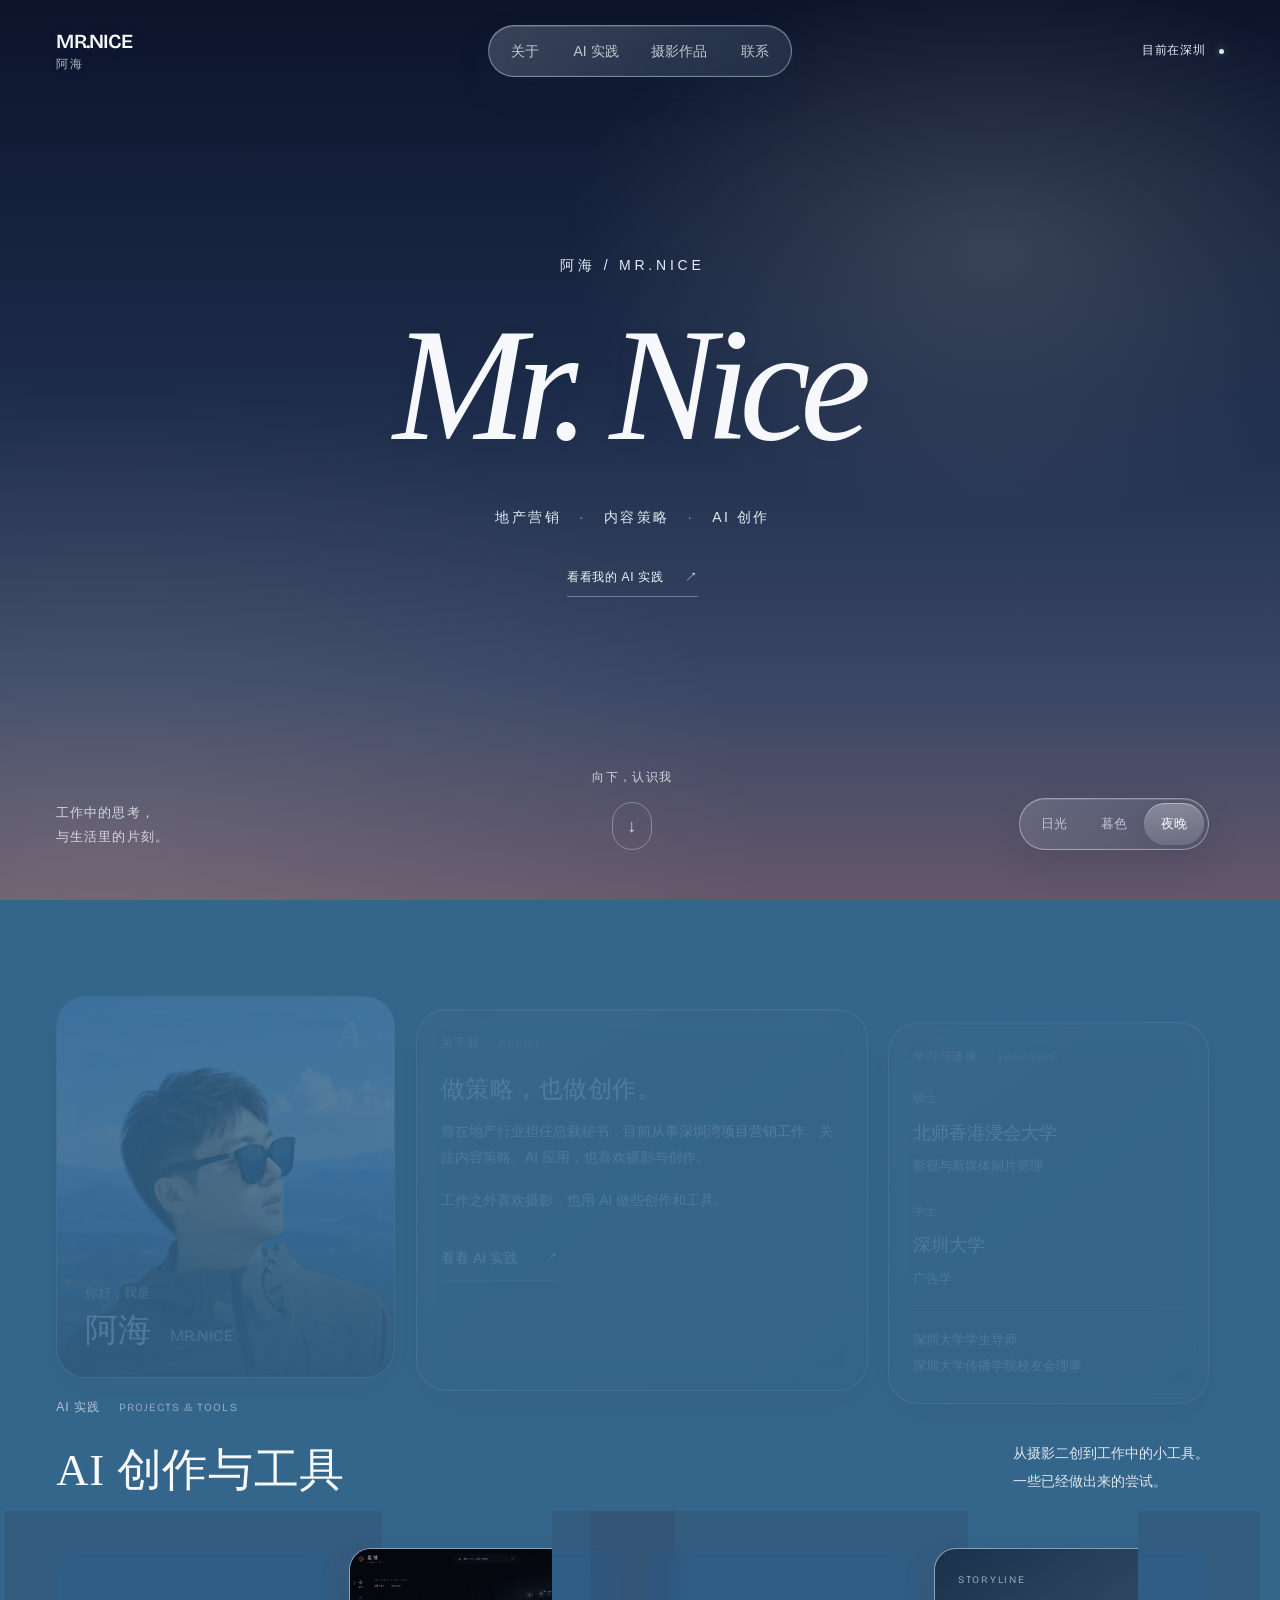
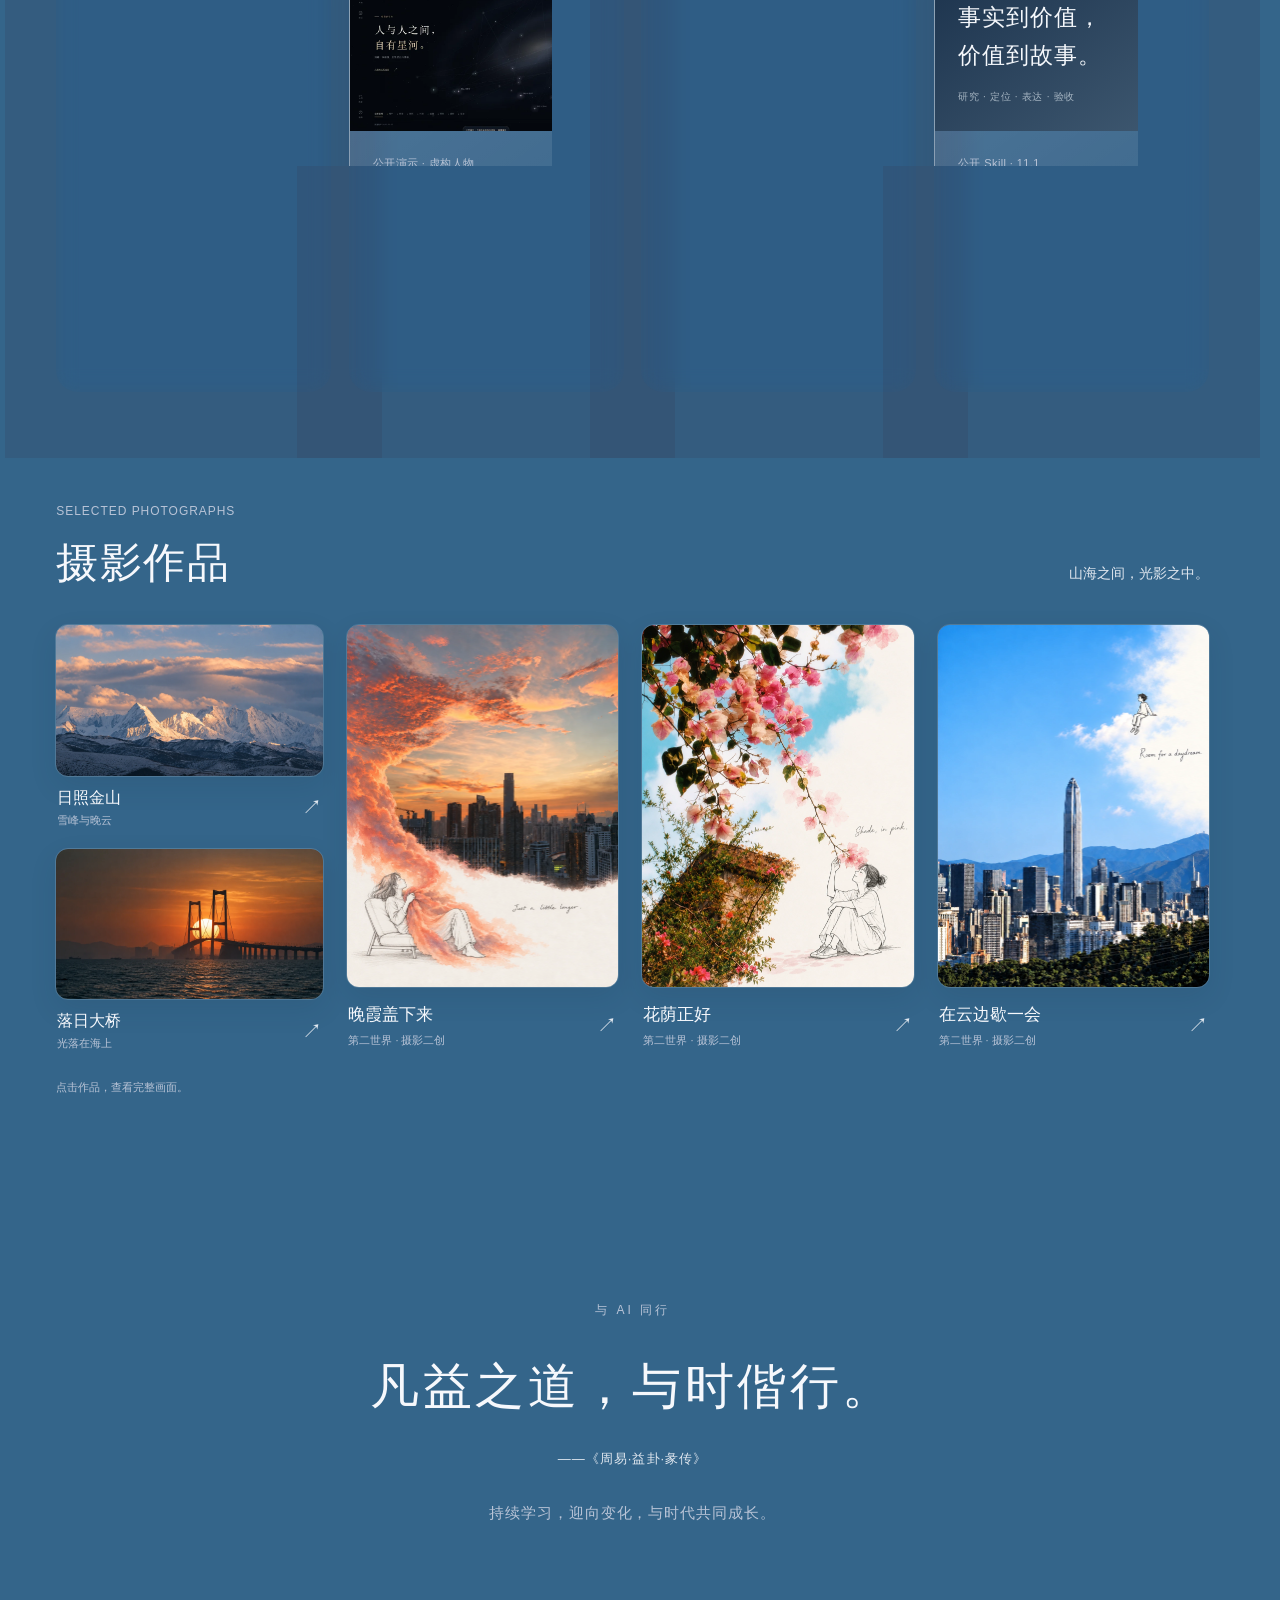
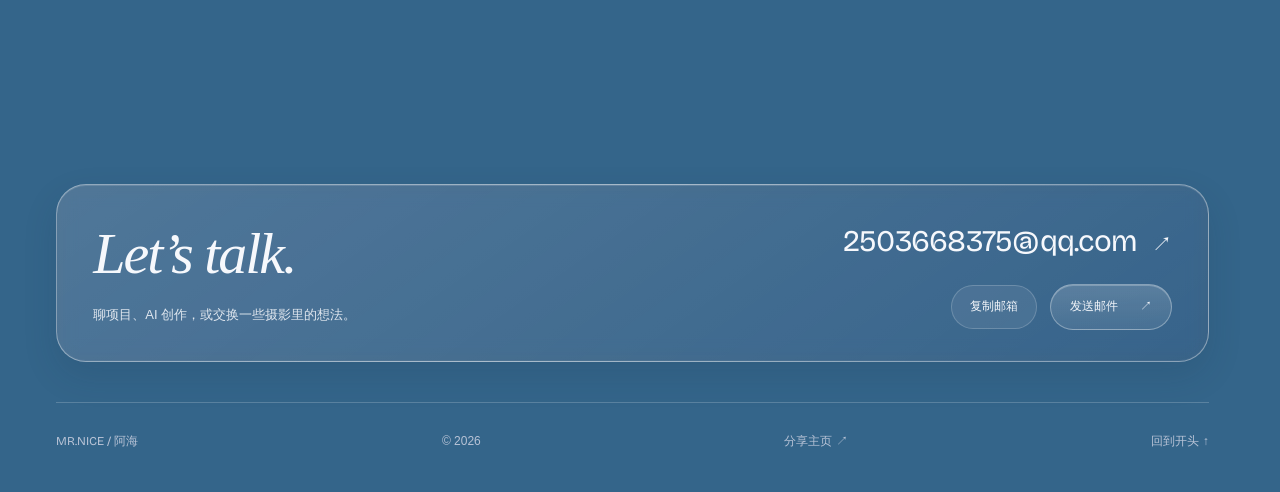
<file: index.html>
<!doctype html>
<html lang="zh-CN" data-sky="day"><head>
<meta charset="utf-8"><meta name="viewport" content="width=device-width,initial-scale=1">
<script>
// Every new visit begins at the homepage, including links saved with a section hash.
history.scrollRestoration='manual';
if(location.hash)history.replaceState(null,'',location.pathname+location.search);
window.scrollTo({top:0,left:0,behavior:'instant'});
</script>
<meta name="robots" content="noindex"><meta name="theme-color" content="#34658a">
<meta name="description" content="阿海 / MR.NICE。曾在地产行业担任总裁秘书，目前从事深圳湾项目营销工作。AI 实践与摄影作品。">
<title>阿海 / MR.NICE — AI 实践与摄影作品</title><meta property="og:title" content="阿海 / MR.NICE"><meta property="og:description" content="地产营销、AI 应用与创作。这里放一些作品和正在做的小项目。"><meta property="og:type" content="website"><meta property="og:url" content="https://lauhs.cn/"><meta property="og:image" content="https://lauhs.cn/share/social-preview.png"><meta property="og:image:width" content="1200"><meta property="og:image:height" content="630"><meta property="og:image:alt" content="阿海 / MR.NICE 与第二世界摄影作品"><meta name="twitter:card" content="summary_large_image"><meta name="twitter:image" content="https://lauhs.cn/share/social-preview.png"><link rel="canonical" href="https://lauhs.cn/">
<link rel="preload" href="assets/bricolage.ttf" as="font" type="font/ttf" crossorigin>
<link rel="preload" href="assets/mountain-avatar.webp" as="image">
<link rel="icon" href="data:image/svg+xml,%3Csvg xmlns='http://www.w3.org/2000/svg' viewBox='0 0 64 64'%3E%3Crect width='64' height='64' rx='20' fill='%23466987'/%3E%3Ctext x='32' y='44' fill='white' font-family='Georgia' font-style='italic' text-anchor='middle' font-size='40'%3EM%3C/text%3E%3C/svg%3E">
<link rel="stylesheet" href="assets/vendor/lenis.css"><link rel="stylesheet" href="style.css">
<script src="assets/vendor/lenis.min.js" defer></script><script src="app.js" defer></script>
</head><body>
<a class="skip" href="#about">跳至个人介绍</a>
<div class="sky" aria-hidden="true"><div class="sky-layer sky-day"></div><div class="sky-layer sky-dusk"></div><div class="sky-layer sky-night"></div><div class="sky-light"></div></div>
<header class="site-header"><a class="brand" href="#top">MR.NICE<span>阿海</span></a><nav id="main-nav" class="nav-glass" aria-label="网站分区"><span class="nav-indicator" aria-hidden="true"></span><a href="#about">关于</a><a href="#work">AI 实践</a><a href="#photography">摄影作品</a><a href="#contact">联系</a></nav><div class="header-right"><span class="header-city">目前在深圳 <span class="live-dot"></span></span><button class="menu-button glass-control" aria-label="打开导航" aria-expanded="false" aria-controls="main-nav"><span></span><span></span></button></div></header>
<main><section id="top" class="hero" aria-labelledby="hero-title"><div class="hero-center"><p class="hero-kicker">阿海 / MR.NICE</p><h1 id="hero-title">Mr. Nice</h1><p class="hero-description">地产营销<span>·</span>内容策略<span>·</span>AI 创作</p><a class="hero-project-link" href="#work">看看我的 AI 实践 <span>↗</span></a></div><div class="hero-bottom"><p>工作中的思考，<br>与生活里的片刻。</p><a href="#about" class="scroll-cue" aria-label="向下查看个人介绍"><span>向下，认识我</span><span class="scroll-orb" aria-hidden="true">↓</span></a><div class="sky-picker" role="group" aria-label="天空配色"><span class="sky-thumb" aria-hidden="true"></span><button data-sky-choice="day" aria-pressed="true">日光</button><button data-sky-choice="dusk" aria-pressed="false">暮色</button><button data-sky-choice="night" aria-pressed="false">夜晚</button></div></div></section>
<section class="assembly section" id="about" aria-label="个人介绍"><div class="board">
<article class="board-item portrait-card glass" data-arrive="0"><img src="assets/mountain-avatar.webp" alt="阿海在山上的头像" width="1000" height="1000" fetchpriority="high"><div class="portrait-caption"><span>你好，我是</span><h2>阿海 <small>MR.NICE</small></h2></div><span class="portrait-mark" aria-hidden="true">A.</span></article>
<article class="board-item bio-card glass" data-arrive="0.1"><p class="eyebrow">关于我 <span>ABOUT</span></p><h2>做策略，也做创作。</h2><p>曾在地产行业担任总裁秘书，目前从事<strong>深圳湾项目营销工作</strong>。关注内容策略、AI 应用，也喜欢摄影与创作。</p><p>工作之外喜欢摄影，也用 AI 做些创作和工具。</p><a class="quiet-link" href="#work">看看 AI 实践 <span>↗</span></a></article>
<article class="board-item education-card glass" data-arrive="0.2"><p class="eyebrow">学习与连接 <span>LEARNING</span></p><div class="education-item"><span class="degree">硕士</span><h3>北师香港浸会大学</h3><p>影视与新媒体制片管理</p></div><div class="education-item"><span class="degree">学士</span><h3>深圳大学</h3><p>广告学</p></div><div class="affiliations"><p>深圳大学学生导师</p><p>深圳大学传播学院校友会理事</p></div></article>


</div></section>
<section class="work section" id="work" aria-labelledby="work-title"><header class="work-heading"><div><p class="eyebrow">AI 实践 <span>PROJECTS &amp; TOOLS</span></p><h2 id="work-title">AI 创作与工具</h2></div><p>从摄影二创到工作中的小工具。<br>一些已经做出来的尝试。</p></header><div class="project-showcase" aria-label="AI 实践项目"><article class="public-project glass" id="project-second-world"><button class="project-visual world-visual" data-world="0" aria-label="查看第二世界的三张精选示例"><img src="assets/second-world/06-thumb.webp" alt="第二世界示例：晚霞盖下来" width="1086" height="1448" loading="lazy"><img src="assets/second-world/09-thumb.webp" alt="第二世界示例：花荫正好" width="1086" height="1448" loading="lazy"><img src="assets/second-world/01-thumb.webp" alt="第二世界示例：在云边歇一会" width="1086" height="1448" loading="lazy"></button><div class="project-copy"><span class="project-kind">摄影二创 Skill</span><h3>第二世界</h3><p>让照片中的风景延伸到纸面，与手绘人物发生联系。一套从读图到创作的中文方法。</p><div class="project-actions"><button data-world="0">看精选示例 ↗</button><button data-project="second-world">使用与下载 ↗</button></div></div></article>
<article class="public-project glass" id="project-starlink"><a class="project-visual" href="https://2503668375-boop.github.io/starlink-demo/" target="_blank" rel="noopener noreferrer" aria-label="打开星链演示"><img src="assets/projects/starlink.webp" alt="星链虚构数据演示界面" width="1000" height="694" loading="lazy"></a><div class="project-copy"><span class="project-kind">公开演示 · 虚构人物</span><h3>星链</h3><p>把人物与关系整理成可以探索的星河。搜索、记录互动，也看看两个人之间怎样连接。</p><div class="project-actions"><a href="https://2503668375-boop.github.io/starlink-demo/" target="_blank" rel="noopener noreferrer">体验演示 ↗</a><button data-project="starlink">项目说明 ↗</button></div></div></article>
<article class="public-project glass" id="project-dashboard"><a class="project-visual" href="https://2503668375-boop.github.io/marketing-dashboard-demo/" target="_blank" rel="noopener noreferrer" aria-label="打开营销驾驶舱演示"><img src="assets/projects/dashboard.webp" alt="营销驾驶舱虚构房源演示界面" width="1000" height="694" loading="lazy"></a><div class="project-copy"><span class="project-kind">公开演示 · 虚构房源</span><h3>营销驾驶舱</h3><p>把销控、销售统计、价格分析与测算放在一起，让数据可以筛选、定位和比较。</p><div class="project-actions"><a href="https://2503668375-boop.github.io/marketing-dashboard-demo/" target="_blank" rel="noopener noreferrer">体验演示 ↗</a><button data-project="dashboard">项目说明 ↗</button></div></div></article>
<article class="public-project glass" id="project-storyline"><a class="project-visual storyline-visual" href="https://github.com/2503668375-boop/real-estate-storyline-skill" target="_blank" rel="noopener noreferrer" aria-label="打开地产故事线 Skill"><span>STORYLINE</span><strong>事实到价值，<br>价值到故事。</strong><small>研究 · 定位 · 表达 · 验收</small></a><div class="project-copy"><span class="project-kind">公开 Skill · 11.1</span><h3>地产故事线</h3><p>从项目事实与客户需求出发，组织定位、价值、经营判断和有依据的故事线。</p><div class="project-actions"><a href="https://github.com/2503668375-boop/real-estate-storyline-skill" target="_blank" rel="noopener noreferrer">查看 Skill ↗</a><button data-project="storyline">使用与下载 ↗</button></div></div></article>
</div></section>
<section class="photography-section section" id="photography" aria-labelledby="photography-title"><div class="photography-heading"><div><p class="eyebrow">SELECTED PHOTOGRAPHS</p><h2 id="photography-title">摄影作品</h2></div><span>山海之间，光影之中。</span></div><div class="photograph-grid"><div class="photograph-landscapes">
<button class="photograph" id="photo-mountain" data-photo="0" aria-label="查看日照金山完整作品"><span class="photograph-frame"><img src="assets/photos/alpine-light.webp" alt="日照金山：暖色阳光照亮雪峰与云层" width="1672" height="941" loading="lazy"></span><span class="photograph-caption"><span><strong>日照金山</strong><small>雪峰与晚云</small></span><span aria-hidden="true">↗</span></span></button>
<button class="photograph" id="photo-bridge" data-photo="1" aria-label="查看落日大桥完整作品"><span class="photograph-frame"><img src="assets/photos/sunset-bridge.webp" alt="落日大桥：夕阳穿过桥塔落向海面" width="1672" height="941" loading="lazy"></span><span class="photograph-caption"><span><strong>落日大桥</strong><small>光落在海上</small></span><span aria-hidden="true">↗</span></span></button>
</div><div class="photograph-series-wrap"><p class="photo-swipe-hint">左右滑动，看看更多作品 <span aria-hidden="true">↔</span></p><div class="photograph-series" role="group" aria-label="第二世界精选作品">
<button class="photograph" id="photo-second-world" data-photo="2" aria-label="查看晚霞盖下来完整作品"><span class="photograph-frame"><img src="assets/second-world/06-full.webp" alt="晚霞盖下来：城市晚霞延伸到纸面，与手绘人物相连" width="1086" height="1448" loading="lazy"></span><span class="photograph-caption"><span><strong>晚霞盖下来</strong><small>第二世界 · 摄影二创</small></span><span aria-hidden="true">↗</span></span></button>
<button class="photograph" id="photo-flowers" data-photo="3" aria-label="查看花荫正好完整作品"><span class="photograph-frame"><img src="assets/second-world/09-full.webp" alt="花荫正好：粉色花枝垂向纸面，与树荫下的手绘人物相连" width="1086" height="1448" loading="lazy"></span><span class="photograph-caption"><span><strong>花荫正好</strong><small>第二世界 · 摄影二创</small></span><span aria-hidden="true">↗</span></span></button>
<button class="photograph" id="photo-cloud" data-photo="4" aria-label="查看在云边歇一会完整作品"><span class="photograph-frame"><img src="assets/second-world/01-full.webp" alt="在云边歇一会：蓝天与城市建筑之间，手绘人物坐在云边" width="1086" height="1448" loading="lazy"></span><span class="photograph-caption"><span><strong>在云边歇一会</strong><small>第二世界 · 摄影二创</small></span><span aria-hidden="true">↗</span></span></button>
</div></div></div><p class="photo-credit">点击作品，查看完整画面。</p></section>

<section class="contact contact-ending section" id="contact" aria-label="联系与 AI 态度"><div class="ending-thought" id="ai-attitude"><p class="eyebrow">与 AI 同行</p><blockquote>凡益之道，<span>与时偕行。</span></blockquote><cite>——《周易·益卦·彖传》</cite><p class="ending-line">持续学习，迎向变化，<span>与时代共同成长。</span></p></div><div class="contact-rail glass"><div class="contact-rail-intro"><h2 id="contact-title">Let’s talk.</h2><p>聊项目、AI 创作，或交换一些摄影里的想法。</p></div><div class="contact-rail-actions"><a href="mailto:2503668375@qq.com" class="email-link">2503668375@qq.com <span>↗</span></a><div><button id="copy-email">复制邮箱</button><a class="pill" href="mailto:2503668375@qq.com?subject=%E5%90%88%E4%BD%9C%E4%B8%8E%E4%BA%A4%E6%B5%81">发送邮件 <span>↗</span></a></div></div></div></section></main><footer><a href="#top">MR.NICE / 阿海</a><span>© 2026</span><a href="share/">分享主页 ↗</a><a href="#top">回到开头 ↑</a></footer>
<dialog id="photo-dialog" aria-label="查看作品大图"><div class="dialog-toolbar"><span class="dialog-count">01 / 05</span><button class="dialog-close glass-control" aria-label="关闭图片">关闭 ×</button></div><button class="photo-prev glass-control" aria-label="上一张照片">←</button><figure><img id="dialog-image" alt=""><figcaption id="dialog-caption"></figcaption></figure><button class="photo-next glass-control" aria-label="下一张照片">→</button></dialog>

<dialog id="project-dialog" aria-labelledby="project-dialog-title"><div class="project-dialog-head"><div><p class="eyebrow">PROJECT NOTES</p><h2 id="project-dialog-title"></h2></div><button class="project-dialog-close glass-control" aria-label="关闭项目说明">关闭 ×</button></div><div id="project-dialog-body"></div></dialog>
<template id="details-second-world" data-title="第二世界"><p class="project-dialog-lead">把摄影里的风景，延伸成纸面上的小故事。</p><p>从照片本身的云、水、枝条或光线出发，寻找摄影与手绘之间自然的连接。完整方法已整理成中文 Skill。</p><dl><dt>支持 Skill 的智能体</dt><dd>下载完整包，按仓库说明安装，上传照片后调用 second-world-photo。</dd><dt>普通 AI 对话</dt><dd>上传创作指南作为本次对话参考，再上传照片。需要所在环境支持读图与图像生成。</dd></dl><div class="project-resource-links"><a href="https://github.com/2503668375-boop/second-world-photo-skill" target="_blank" rel="noopener noreferrer">GitHub ↗</a><a href="downloads/second-world-photo-skill.zip" download>下载 Skill 包 ↓</a><a href="downloads/second-world-guide.txt" download>下载创作指南 ↓</a><button id="copy-world-prompt">复制使用提示</button></div></template>
<template id="details-starlink" data-title="星链"><p class="project-dialog-lead">用一片星河，整理人与人之间的连接。</p><p>把人物档案、关系与互动记录放在一起，支持搜索、关系路径和联系待办。演示中的编辑只保存在当前浏览器。</p><ul><li>按人物、公司与行业寻找连接。</li><li>从已有关系中查看连接路径。</li><li>记录互动，导出或恢复演示变更。</li></ul><p class="project-demo-note">公开版本使用独立生成的虚构人物和关系，不包含真实联系人。</p><div class="project-resource-links"><a href="https://2503668375-boop.github.io/starlink-demo/" target="_blank" rel="noopener noreferrer">体验演示 ↗</a><a href="https://github.com/2503668375-boop/starlink-demo" target="_blank" rel="noopener noreferrer">GitHub ↗</a></div></template>
<template id="details-dashboard" data-title="营销驾驶舱"><p class="project-dialog-lead">把反复翻表的工作，收进一个看板。</p><p>先核对指标与计算口径，再将总览、明细和测算组织成可以操作的页面。数据与视图共用同一来源。</p><ul><li>按楼栋、楼层和销售状态筛选、定位房源。</li><li>查看销售统计、价格分布与加权均价。</li><li>调整未售价格情景，比较货值和目标差额。</li></ul><p class="project-demo-note">公开版本的房源、客户和价格全部为虚构数据，仅供体验功能。</p><div class="project-resource-links"><a href="https://2503668375-boop.github.io/marketing-dashboard-demo/" target="_blank" rel="noopener noreferrer">体验演示 ↗</a><a href="https://github.com/2503668375-boop/marketing-dashboard-demo" target="_blank" rel="noopener noreferrer">GitHub ↗</a></div></template>
<template id="details-storyline" data-title="地产故事线"><p class="project-dialog-lead">从资料和判断，走向一条讲得清楚的故事线。</p><p>将营销策略与内容表达串在一起：梳理市场、产品与客户资料，比较方向，再组织定位、价值和叙事。</p><ul><li>整理资料、归纳差异，形成可以讨论的策略方向。</li><li>把城市背景、产品特点与客户需求连接起来。</li><li>输出定位表述、价值框架、文案和提案结构。</li></ul><p>公开 Skill 保留通用方法、模板和检查脚本，已去除内部项目底稿。</p><div class="project-resource-links"><a href="https://github.com/2503668375-boop/real-estate-storyline-skill" target="_blank" rel="noopener noreferrer">GitHub ↗</a><a href="https://github.com/2503668375-boop/real-estate-storyline-skill/archive/refs/heads/main.zip">下载完整 Skill ↓</a></div></template>
<div class="toast" role="status" aria-live="polite"></div><div class="reading-progress" aria-hidden="true"></div>
</body></html>
</file>
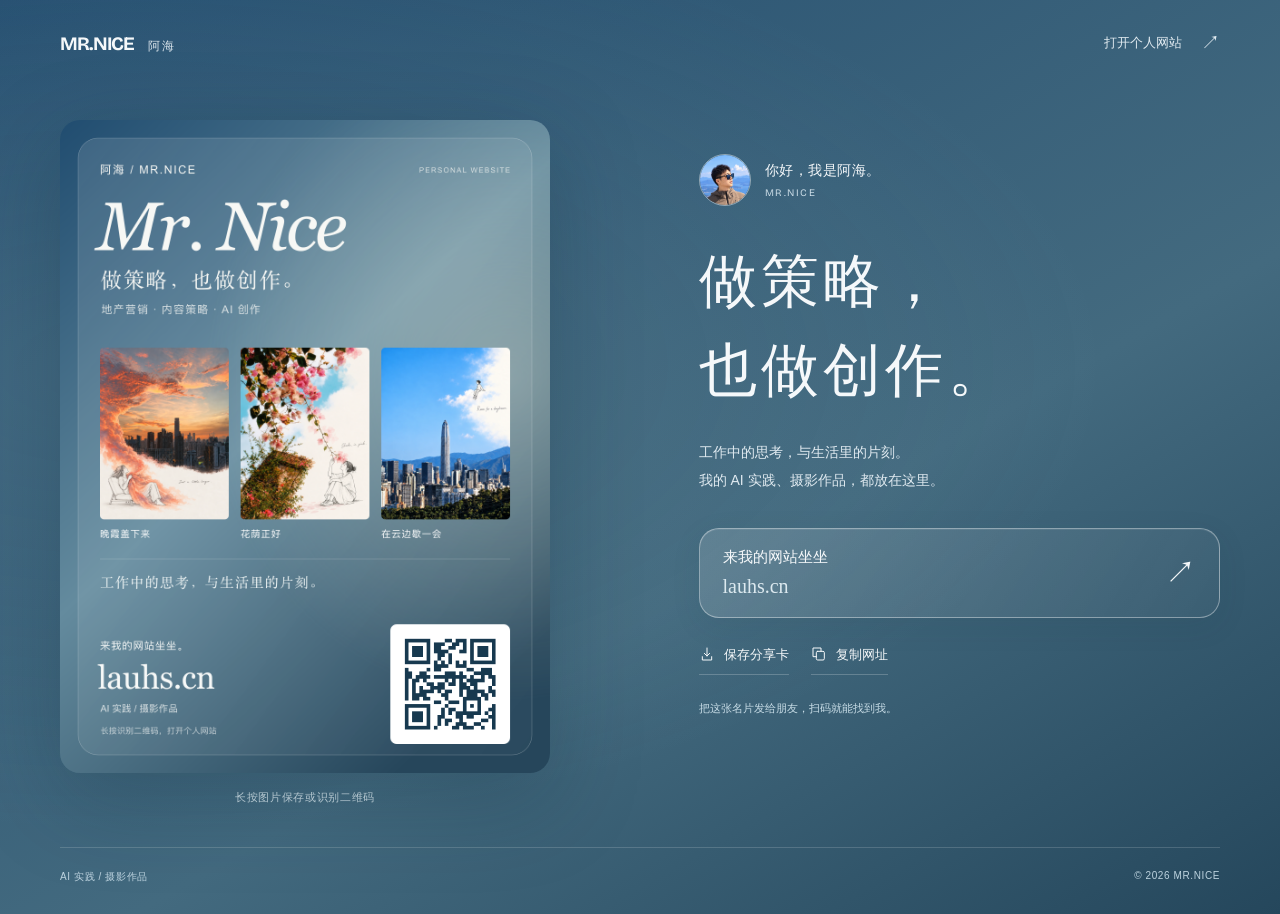
<file: share/index.html>
<!doctype html>
<html lang="zh-CN">
<head>
  <meta charset="utf-8">
  <meta name="viewport" content="width=device-width,initial-scale=1">
  <meta name="theme-color" content="#28577e">
  <meta name="description" content="你好，我是阿海。做策略，也做创作。来看看我的 AI 实践与摄影作品。">
  <meta name="robots" content="noindex">
  <meta property="og:title" content="阿海 / MR.NICE — 做策略，也做创作。">
  <meta property="og:description" content="工作中的思考，与生活里的片刻。来看看我的 AI 实践与摄影作品。">
  <meta property="og:type" content="website">
  <meta property="og:url" content="https://lauhs.cn/share/">
  <meta property="og:image" content="https://lauhs.cn/share/social-preview.png">
  <meta property="og:image:width" content="1200">
  <meta property="og:image:height" content="630">
  <meta property="og:image:alt" content="阿海 / MR.NICE 与第二世界摄影作品">
  <meta name="twitter:card" content="summary_large_image">
  <meta name="twitter:image" content="https://lauhs.cn/share/social-preview.png">
  <link rel="canonical" href="https://lauhs.cn/share/">
  <link rel="icon" href="../assets/mountain-avatar.webp">
  <title>认识阿海 / MR.NICE · 分享名片</title>
  <link rel="stylesheet" href="share.css">
  <script src="share.js" defer></script>
</head>
<body>
  <header class="masthead"><a class="wordmark" href="../">MR.NICE <span>阿海</span></a><a class="home-link" href="../">打开个人网站 <span aria-hidden="true">↗</span></a></header>
  <main>
    <figure class="poster-wrap">
      <a href="poster.png" target="_blank" rel="noopener" aria-label="打开分享卡片大图，可保存或长按识别二维码"><img class="poster" src="poster.png" width="1080" height="1440" alt="阿海 / MR.NICE 个人网站分享卡。做策略，也做创作。展示晚霞盖下来、花荫正好、在云边歇一会三张作品，附 lauhs.cn 网址和二维码。" fetchpriority="high"></a>
      <figcaption>长按图片保存或识别二维码</figcaption>
    </figure>
    <section class="invitation" aria-labelledby="intro-title">
      <div class="hello"><img src="../assets/mountain-avatar.webp" width="52" height="52" alt="阿海在山上的头像"><span>你好，我是阿海。<small>MR.NICE</small></span></div>
      <h1 id="intro-title">做策略，<br>也做创作。</h1>
      <p class="intro">工作中的思考，与生活里的片刻。<br>我的 AI 实践、摄影作品，都放在这里。</p>
      <a class="visit" href="../"><span>来我的网站坐坐<small>lauhs.cn</small></span><span class="arrow" aria-hidden="true">↗</span></a>
      <div class="share-actions">
        <a class="action" href="poster.png" download="阿海-MR.NICE-个人网站分享卡.png"><svg viewBox="0 0 24 24" aria-hidden="true"><path d="M12 3v12m-4-4 4 4 4-4M5 16v5h14v-5"/></svg>保存分享卡</a>
        <button class="action" id="copy-link" type="button"><svg viewBox="0 0 24 24" aria-hidden="true"><rect x="8" y="8" width="12" height="13" rx="2"/><path d="M15 8V3H3v13h5"/></svg>复制网址</button>
        <button class="action" id="native-share" type="button" hidden><svg viewBox="0 0 24 24" aria-hidden="true"><path d="M12 16V3m-4 4 4-4 4 4M6 10H3v11h18V10h-3"/></svg>分享给朋友</button>
      </div>
      <p class="hint">把这张名片发给朋友，扫码就能找到我。</p>
      <p class="status" id="share-status" role="status" aria-live="polite"></p>
      <div class="copy-fallback" id="copy-fallback" hidden><label for="site-url">长按或选中下方网址复制</label><input id="site-url" readonly value="https://lauhs.cn/" aria-label="个人网站网址"></div>
    </section>
  </main>
  <footer><span>AI 实践 / 摄影作品</span><span>© 2026 MR.NICE</span></footer>
</body>
</html>
</file>
<file: assets/vendor/lenis.css>
html.lenis,
html.lenis body {
  height: auto;
}

.lenis:not(.lenis-autoToggle).lenis-stopped {
  overflow: clip;
}

.lenis [data-lenis-prevent],
.lenis [data-lenis-prevent-wheel],
.lenis [data-lenis-prevent-touch],
.lenis [data-lenis-prevent-vertical],
.lenis [data-lenis-prevent-horizontal] {
  overscroll-behavior: contain;
}

.lenis.lenis-smooth iframe {
  pointer-events: none;
}

.lenis.lenis-autoToggle {
  transition-property: overflow;
  transition-duration: 1ms;
  transition-behavior: allow-discrete;
}
</file>
<file: style.css>
@font-face{font-family:Bricolage;src:url('assets/bricolage.ttf') format('truetype');font-display:swap}
:root{--ink:#f6f8fc;--secondary:#e0e7ef;--muted:#c2d2df;--glass-tint:rgba(23,44,66,.24);--edge:rgba(255,255,255,.38);--radius:30px;--ease:cubic-bezier(.22,1,.32,1);--gutter:clamp(22px,4.4vw,76px);--max:1360px;color-scheme:dark;scroll-padding-top:110px;font-synthesis:none}
*{box-sizing:border-box}html{background:#34658a}body{margin:0;color:var(--ink);font-family:-apple-system,BlinkMacSystemFont,"PingFang SC","Microsoft Yahei",sans-serif;font-size:16px;line-height:1.8;overflow-x:clip}a{color:inherit;text-decoration:none}button,input{font:inherit}button{color:inherit;cursor:pointer}button,a{-webkit-tap-highlight-color:transparent}button{border:0}img{max-width:100%;display:block}p,h1,h2,h3,figure,dl,dd{margin:0}button:focus-visible,a:focus-visible,summary:focus-visible{outline:2px solid #fff;outline-offset:5px}::selection{background:#e8f2ff;color:#274463}.skip{position:fixed;z-index:100;top:10px;left:12px;padding:10px 20px;border-radius:12px;background:#17334e;transform:translateY(-160%)}.skip:focus{transform:none}.section{width:calc(100% - var(--gutter)*2);max-width:var(--max);margin-inline:auto;scroll-margin-top:25px}.eyebrow{font-size:12px;letter-spacing:.08em;line-height:1.5;color:var(--muted)}.eyebrow span{font:11px Bricolage,sans-serif;letter-spacing:.1em;margin-left:15px;opacity:.7}.quiet-link,.text-link{font-size:14px;display:inline-flex;gap:26px;align-items:center;border-bottom:1px solid #ffffff47;padding-block:8px;transition:border-color .2s}.quiet-link:hover,.text-link:hover{border-color:#fff}.quiet-link span,.text-link span{transition:transform .3s var(--ease)}.quiet-link:hover span,.text-link:hover span{transform:translate(3px,-3px)}
.sky{position:fixed;inset:0;z-index:-2;pointer-events:none;overflow:hidden}.sky-layer{position:absolute;inset:0;opacity:0;transition:opacity 750ms cubic-bezier(.4,0,.2,1)}.sky-day{background:linear-gradient(180deg,#28577e 0%,#477a9d 38%,#86a8b8 77%,#c0ccce 100%)}.sky-dusk{background:linear-gradient(180deg,#222f55 0%,#50567b 35%,#a5808a 70%,#d5a487 100%)}.sky-night{background:linear-gradient(180deg,#0c142b 0%,#1d2c4a 44%,#394765 76%,#65576a 100%)}[data-sky=day] .sky-day,[data-sky=dusk] .sky-dusk,[data-sky=night] .sky-night{opacity:1}.sky-light{position:absolute;inset:-10%;background:radial-gradient(ellipse at 73% 31%,rgba(246,244,220,.15),transparent 27%),radial-gradient(ellipse at 15% 88%,rgba(255,244,222,.10),transparent 36%);animation:sky-drift 28s ease-in-out infinite alternate}[data-sky=night]{--glass-tint:rgba(55,63,88,.2);--muted:#b8c3d6}[data-sky=dusk]{--glass-tint:rgba(43,39,66,.25)}@keyframes sky-drift{to{transform:translate3d(-2%,2%,0) scale(1.06)}}
.glass,.glass-control,.nav-glass,.sky-picker{background:linear-gradient(145deg,rgba(255,255,255,.16),rgba(255,255,255,.045)),var(--glass-tint);backdrop-filter:blur(10px) saturate(1.18);-webkit-backdrop-filter:blur(10px) saturate(1.18);box-shadow:inset 0 1px 0 #ffffff24,inset 0 -1px 0 #ffffff0a,0 14px 34px #152d4722;border:1px solid var(--edge)}.glass{border-radius:var(--radius);position:relative;isolation:isolate}.glass::after{content:"";position:absolute;inset:-1px;border-radius:inherit;padding:1px;background:linear-gradient(var(--light-angle,135deg),#ffffff05 12%,#ffffff80 45%,#ffffff10 78%);mask:linear-gradient(#000 0 0) content-box,linear-gradient(#000 0 0);mask-composite:exclude;-webkit-mask:linear-gradient(#000 0 0) content-box,linear-gradient(#000 0 0);-webkit-mask-composite:xor;pointer-events:none;opacity:var(--edge-light,.5);z-index:3}.glass-control{border-radius:50px;min-width:44px;min-height:44px;transition:transform .18s var(--ease),background .18s}.glass-control:hover{background-color:#ffffff30}.glass-control:active{transform:scale(.95)}
.site-header{position:fixed;top:0;left:0;width:100%;padding:25px var(--gutter);z-index:30;display:grid;grid-template-columns:1fr auto 1fr;align-items:center;gap:22px;pointer-events:none}.site-header>*{pointer-events:auto}.brand{font:600 20px Bricolage,sans-serif;letter-spacing:-.04em;width:max-content;text-shadow:0 1px 8px #15334c44}.brand span{font:12px -apple-system,sans-serif;letter-spacing:.15em;display:block;margin-top:3px;opacity:.72}.nav-glass{position:relative;display:flex;align-items:center;padding:5px;border-radius:99px;gap:2px;background-color:rgba(37,57,79,.33)}.nav-glass a{position:relative;z-index:1;min-width:62px;padding:8px 15px;line-height:24px;font-size:14px;text-align:center;opacity:.74;transition:opacity .18s}.nav-glass a:hover,.nav-glass a[aria-current]{opacity:1}.nav-indicator{position:absolute;inset:5px auto 5px 5px;width:62px;border-radius:99px;background:linear-gradient(#ffffff38,#ffffff19);box-shadow:inset 0 1px 0 #ffffff57,0 1px 8px #172d4722;transform:translateX(var(--nav-x,0px));transition:transform .55s cubic-bezier(.16,1.35,.32,1),width .4s var(--ease),opacity .2s;opacity:0}.nav-glass.has-active .nav-indicator{opacity:1}.header-right{justify-self:end;display:flex;align-items:center;gap:15px}.header-city{font-size:12px;letter-spacing:.08em;color:#e6edf4}.live-dot{display:inline-block;width:5px;height:5px;background:#d7efde;border-radius:50%;margin-left:8px;box-shadow:0 0 9px #e7ffee66}.menu-button{display:none;place-items:center;padding:12px}.menu-button span{display:block;width:17px;height:1px;background:currentColor;transition:transform .3s}.reading-progress{position:fixed;bottom:0;left:0;right:0;height:2px;background:#dce9f5aa;transform:scaleX(var(--progress,0));transform-origin:left;z-index:60;pointer-events:none}
.hero{min-height:780px;height:100svh;max-height:1200px;position:relative;display:flex;align-items:center;justify-content:center;padding:130px var(--gutter) 180px}.hero-center{text-align:center;will-change:transform;transform:translate3d(0,var(--hero-y,0px),0);opacity:var(--hero-opacity,1)}.hero-kicker{font-size:14px;letter-spacing:.27em;margin-bottom:18px;color:#e4eef4}.hero h1{font-family:Georgia,"Times New Roman",serif;font-style:italic;font-weight:400;font-size:clamp(100px,12.5vw,198px);letter-spacing:-.065em;line-height:1.12;padding-right:.07em;text-shadow:0 6px 30px #233a4c0a}.hero-description{font-size:14px;letter-spacing:.18em;margin-top:30px;color:#e1ebf1}.hero-description span{margin:0 18px;opacity:.5}.hero-bottom{position:absolute;bottom:50px;left:var(--gutter);right:var(--gutter);display:grid;grid-template-columns:1fr 1fr 1fr;align-items:end;max-width:var(--max);margin-inline:auto}.hero-bottom>p{font-size:13px;line-height:1.9;letter-spacing:.08em;color:#eff5f7ce}.scroll-cue{justify-self:center;display:flex;flex-direction:column;align-items:center;gap:13px;font-size:12px;letter-spacing:.12em;opacity:.8}.scroll-orb{display:grid;place-items:center;width:40px;height:48px;border:1px solid #ffffff66;border-radius:28px;font-size:18px;transition:transform .4s var(--ease)}.scroll-cue:hover .scroll-orb{transform:translateY(5px)}.sky-picker{justify-self:end;position:relative;display:flex;border-radius:99px;padding:4px;line-height:1.5;background-color:#21394c30}.sky-picker button{padding:9px 17px;min-height:42px;font-size:13px;background:none;position:relative;z-index:1;opacity:.65;transition:opacity .2s}.sky-picker button[aria-pressed=true]{opacity:1}.sky-thumb{position:absolute;left:4px;top:4px;bottom:4px;width:60px;border-radius:99px;background:linear-gradient(#ffffff48,#ffffff21);box-shadow:inset 0 1px 0 #ffffff60,0 2px 8px #16384c1a;pointer-events:none}
.assembly{position:relative;padding-top:16px;padding-bottom:140px}.board{display:grid;grid-template-columns:minmax(0,.9fr) minmax(0,1.2fr) minmax(0,.85fr);grid-template-rows:auto auto;gap:20px;position:relative;min-width:0}.board-item{min-width:0;transform:translate3d(var(--pull-x,0px),calc(var(--arrive-y,0px) + var(--pull-y,0px)),0);opacity:var(--arrive-opacity,1);transition:transform .2s ease-out;will-change:transform}.portrait-card{overflow:hidden;min-height:382px;position:relative}.portrait-card>img{width:100%;height:100%;position:absolute;inset:0;object-fit:cover;object-position:center 30%;transition:transform 1.2s var(--ease)}.portrait-card:hover>img{transform:scale(1.035)}.portrait-card::before{content:"";position:absolute;inset:45% 0 0;background:linear-gradient(transparent,#162738ed);z-index:1}.portrait-caption{position:absolute;left:28px;bottom:24px;z-index:2}.portrait-caption>span{font-size:13px;opacity:.7}.portrait-caption h2{font-size:33px;line-height:1.4;font-weight:500}.portrait-caption small{font:16px Bricolage,sans-serif;margin-left:10px;opacity:.7}.portrait-mark{position:absolute;right:23px;top:13px;font:italic 40px Georgia,serif;opacity:.55}.bio-card,.education-card{padding:30px}.bio-card h2{font-size:27px;line-height:1.4;font-weight:500;letter-spacing:.02em;margin:18px 0}.bio-card>p:not(.eyebrow){font-size:14px;line-height:1.95;color:var(--secondary);margin-bottom:10px}.bio-card strong{font-weight:600;color:#fff}.bio-card .quiet-link{margin-top:7px}.education-card{display:flex;flex-direction:column;justify-content:space-between;gap:18px}.degree{font-size:12px;line-height:1.5;color:var(--muted)}.education-item h3{font-size:18px;font-weight:500;margin:5px 0}.education-item p{font-size:13px;color:var(--secondary)}.affiliations{border-top:1px solid #ffffff26;padding-top:18px;font-size:13px;line-height:2;color:var(--secondary)}.gallery-card{grid-column:1/3;padding:26px;scroll-margin-top:120px}.gallery-heading{display:flex;justify-content:space-between;align-items:flex-end;gap:12px;margin-bottom:20px}.gallery-heading h2{font-size:25px;line-height:1.4;font-weight:500;margin-top:7px}.gallery-heading .eyebrow{font:11px Bricolage,sans-serif;letter-spacing:.16em}.gallery-hint{font-size:12px;opacity:.7}.photo-strip{display:flex;gap:10px;height:276px;overflow:hidden;border-radius:18px}.photo-tile{position:relative;min-width:0;flex:1 1 0;overflow:hidden;border-radius:18px;background:#142432;padding:0;text-align:left;transition:flex-grow .65s cubic-bezier(.28,-.03,0,.99),filter .2s;isolation:isolate}.photo-tile.is-active{flex-grow:3.6}.photo-tile::after{content:"";position:absolute;inset:0;background:linear-gradient(180deg,#0d172512,transparent 50%,#101a2ddd)}.photo-tile>img{width:100%;height:100%;object-fit:cover;filter:saturate(.85) brightness(.8);transition:filter .65s var(--ease),transform 1s var(--ease)}.photo-tile.is-active>img{filter:saturate(1) brightness(1)}.photo-tile:hover>img{transform:scale(1.025)}.photo-label{position:absolute;z-index:1;left:16px;right:16px;bottom:16px;display:flex;align-items:center;gap:12px;white-space:nowrap}.photo-label>span:first-child{font:12px Bricolage,sans-serif;opacity:.65}.photo-label strong{font-size:14px;font-weight:400}.expand-icon{margin-left:auto;opacity:0;transform:translate(-4px,4px);transition:opacity .3s,transform .5s var(--ease)}.is-active .expand-icon{opacity:1;transform:none}.photo-credit{font-size:11px;line-height:1.65;color:var(--muted);margin-top:13px}.everyday-card{display:grid;grid-template-rows:1fr 1fr;gap:20px}.clock-card{display:flex;align-items:center;justify-content:space-between;padding:26px;gap:15px}.local-time{font:300 43px Bricolage,sans-serif;letter-spacing:-.035em;line-height:1.5;font-variant-numeric:tabular-nums;display:block}.local-date{display:block;font-size:11px;letter-spacing:.02em;color:var(--muted)}.clock-face{width:74px;height:74px;position:relative;border:1px solid #ffffff44;border-radius:50%;box-shadow:inset 0 3px 6px #172d4733;flex-shrink:0}.clock-tick{position:absolute;width:1px;height:4px;background:#ffffff88;left:50%;top:5px;transform-origin:0 31px}.tick-1{transform:rotate(90deg)}.tick-2{transform:rotate(180deg)}.tick-3{transform:rotate(270deg)}.clock-hand{position:absolute;bottom:50%;left:calc(50% - 1px);width:2px;background:#fff;border-radius:3px;transform-origin:center bottom}.hour-hand{height:19px}.minute-hand{height:26px;width:1px}.clock-center{position:absolute;top:calc(50% - 3px);left:calc(50% - 3px);width:6px;height:6px;border:1px solid #fff;border-radius:50%;background:#71829c}.email-card{padding:26px;display:flex;flex-direction:column;justify-content:center;gap:12px;transition:background .3s,transform .3s var(--ease)}.email-card:hover{background-color:#ffffff22;transform:translateY(-3px)}.email-card-title{display:flex;justify-content:space-between;align-items:center;font:italic 37px Georgia,serif}.email-card-title>span{font:24px -apple-system,sans-serif;transition:transform .3s}.email-card:hover .email-card-title>span{transform:translate(4px,-4px)}.small-email{font-size:13px;color:var(--secondary)}
.experience{display:grid;grid-template-columns:minmax(220px,.72fr) minmax(0,1.5fr);gap:70px;padding-block:100px 160px;align-items:start}.experience-heading{position:sticky;top:140px}.experience-heading h2,.work-heading h2{font-weight:400;font-family:"Songti SC","Noto Serif SC",Georgia,serif;font-size:clamp(36px,4vw,59px);line-height:1.45;letter-spacing:.015em;margin:22px 0}.experience-heading>p:not(.eyebrow){font-size:16px;color:var(--secondary);line-height:2}.experience-heading .text-link{margin-top:24px}.experience-list{padding:10px 35px}.experience-list article{display:grid;grid-template-columns:92px minmax(0,1fr);gap:23px;padding:30px 0;border-bottom:1px solid #ffffff22}.experience-list article:last-child{border:0}.experience-date{font:13px Bricolage,sans-serif;padding-top:6px;opacity:.65}.company{font-size:13px;color:var(--muted);margin-bottom:6px}.experience-body h3{font-size:21px;line-height:1.55;font-weight:500;margin-bottom:13px}.experience-body>p:not(.company){font-size:14px;color:var(--secondary);line-height:2}.experience-tags{font-size:12px;color:var(--muted);margin-top:15px}.work{padding:30px 0 140px}.work-heading{display:flex;justify-content:space-between;gap:50px;align-items:flex-end;margin-bottom:45px}.work-heading h2{margin-bottom:0;font-size:clamp(34px,3.5vw,51px)}.work-heading>p{font-size:14px;color:var(--secondary);line-height:2;flex-shrink:0;padding-bottom:8px}.practice-entry{border-top:1px solid #ffffff40;scroll-margin-top:115px}.practice-entry:last-of-type{border-bottom:1px solid #ffffff40}.practice-entry summary{list-style:none;position:relative;display:grid;grid-template-columns:.85fr 1fr 50px;gap:34px;align-items:center;padding:32px 22px;cursor:pointer;border-radius:12px;transition:background .3s}.practice-entry summary::-webkit-details-marker{display:none}.practice-entry summary::after{content:"";position:absolute;inset:0;z-index:-1;background:linear-gradient(90deg,#ffffff05,#ffffff17,#ffffff05);transform:scaleY(0);transition:transform .6s var(--ease);transform-origin:50% 50%;border-radius:12px}.practice-entry summary:hover::after,.practice-entry[open] summary::after{transform:scaleY(1)}.practice-number{float:left;margin:9px 21px 0 0;font:13px Bricolage,sans-serif;opacity:.55}.work-label{font-size:12px;letter-spacing:.05em;color:var(--muted)}.practice-identity h3{font-size:27px;line-height:1.5;font-weight:400;margin-top:3px}.practice-lead{font-size:16px;color:var(--secondary);line-height:1.8}.detail-icon{width:44px;height:44px;display:grid;place-items:center;border:1px solid #ffffff44;background:#ffffff0d;border-radius:50%;font-size:24px;line-height:1;justify-self:end;transition:transform .45s var(--ease),background .25s}.practice-entry[open] .detail-icon{transform:rotate(45deg);background:#ffffff26}.practice-summary{padding:5px 106px 35px 40%;transform-origin:top}.practice-summary dl>div{margin-bottom:20px}.practice-summary dt{font-size:12px;letter-spacing:.05em;color:var(--muted);margin-bottom:7px}.practice-summary dd{font-size:15px;line-height:1.95}.practice-points{display:flex;gap:8px;flex-wrap:wrap;margin-top:23px}.practice-points span{border:1px solid #ffffff38;padding:4px 12px;border-radius:99px;font-size:12px;color:var(--secondary)}.work-next{display:flex;align-items:center;gap:30px;margin-top:42px;font-size:14px}.work-next>p{margin-right:auto;color:var(--secondary)}.quiet{opacity:.6}
.contact{padding:70px 0 80px}.contact-heading{margin-bottom:50px}.contact-heading h2{font:italic 110px/1.3 Georgia,serif;letter-spacing:-.055em;margin:14px 0 20px}.contact-lead{font-size:17px;line-height:2;color:var(--secondary)}.contact-topics{display:grid;grid-template-columns:repeat(3,minmax(0,1fr));padding:32px 0;margin-bottom:22px}.contact-topics article{padding:0 30px;border-right:1px solid #ffffff24}.contact-topics article:last-child{border:0}.contact-topics article>span{font-size:12px;color:var(--muted)}.contact-topics h3{font-size:21px;font-weight:500;margin:12px 0}.contact-topics p{font-size:14px;line-height:1.95;color:var(--secondary)}.contact-topics a{margin-top:16px;font-size:13px}.contact-bottom{display:flex;justify-content:space-between;gap:30px;padding:35px}.contact-email-label{font-size:12px;color:var(--muted);margin-bottom:9px}.email-link{font:clamp(20px,2.8vw,42px)/1.7 Bricolage,sans-serif;letter-spacing:-.04em;display:block;word-break:break-word}.email-link span{font-size:.65em;display:inline-block;margin-left:10px;transition:transform .3s}.email-link:hover span{transform:translate(4px,-4px)}#copy-email{font-size:13px;background:#ffffff12;border:1px solid #ffffff30;border-radius:99px;padding:9px 17px;margin-top:18px;min-height:44px;transition:background .2s}#copy-email:hover{background:#ffffff2b}.contact-invitation{align-self:center}.contact-invitation p{font-size:13px;line-height:2;color:var(--secondary);margin-bottom:20px}.pill{display:inline-flex;gap:35px;align-items:center;padding:12px 23px;min-height:46px;border-radius:99px;background:linear-gradient(#ffffff2a,#ffffff14);border:1px solid #ffffff55;font-size:14px;box-shadow:inset 0 1px 0 #ffffff3a;transition:transform .2s var(--ease),background .2s}.pill:hover{background:#ffffff32;transform:translateY(-2px)}footer{width:calc(100% - var(--gutter)*2);max-width:var(--max);margin:auto;border-top:1px solid #ffffff30;display:flex;justify-content:space-between;gap:20px;padding:28px 0 40px;font-size:12px;color:var(--muted)}footer a:first-child{font-family:Bricolage,sans-serif}
#photo-dialog{width:100vw;max-width:none;height:100dvh;max-height:none;margin:0;padding:75px 80px 40px;border:0;background:#0c1726c9;backdrop-filter:blur(22px);-webkit-backdrop-filter:blur(22px);color:#fff;overflow:hidden}#photo-dialog::backdrop{background:#07121c66}#photo-dialog[open]{display:grid;place-items:center}#photo-dialog figure{height:100%;width:100%;display:flex;flex-direction:column;align-items:center;justify-content:center;gap:14px;min-height:0;pointer-events:none}#dialog-image{width:auto;height:auto;max-height:calc(100dvh - 165px);max-width:100%;object-fit:contain;border-radius:12px;box-shadow:0 22px 65px #0005;pointer-events:auto}#dialog-caption{font-size:13px;color:#e6ebf4;text-align:center;line-height:1.6;max-width:75vw}.dialog-toolbar{position:absolute;top:20px;left:30px;right:30px;display:flex;align-items:center;justify-content:space-between}.dialog-count{font:14px Bricolage,sans-serif;letter-spacing:.13em}.dialog-close{padding:10px 22px;font-size:14px}.photo-prev,.photo-next{position:absolute;top:48%;width:44px;height:44px;font-size:22px}.photo-prev{left:20px}.photo-next{right:20px}.toast{position:fixed;left:50%;bottom:28px;transform:translate(-50%,16px);padding:12px 23px;border:1px solid #ffffff33;border-radius:99px;background:#1a304dee;box-shadow:0 8px 32px #0002;opacity:0;pointer-events:none;z-index:100;font-size:14px;transition:transform .25s,opacity .25s;max-width:calc(100vw - 32px);text-align:center}.toast.show{opacity:1;transform:translate(-50%,0)}
@media(min-width:1101px) and (min-height:820px){.assembly.is-staged{height:calc(var(--board-height,800px) + 65vh + 160px)}.is-staged .board{position:sticky;top:110px}}
@media(min-width:1700px){.hero h1{font-size:210px}.hero{min-height:860px}.bio-card>p:not(.eyebrow){font-size:15px}.portrait-card{min-height:420px}}
@media(max-width:1100px){:root{--gutter:32px;--radius:25px}.site-header{padding-top:20px}.board{gap:16px;grid-template-columns:.9fr 1.25fr}.portrait-card{grid-column:1;grid-row:1;min-height:420px}.bio-card{grid-column:2;grid-row:1}.education-card{grid-column:1;grid-row:2}.gallery-card{grid-column:2;grid-row:2}.everyday-card{grid-column:1/-1;grid-template-columns:1fr 1fr;grid-template-rows:1fr}.photo-strip{height:270px}.photo-label strong{display:none}.is-active .photo-label strong{display:block}.photo-label{left:12px;right:12px;gap:7px}.gallery-heading{align-items:start;flex-direction:column;gap:7px}.education-card{justify-content:flex-start;gap:26px}.affiliations{margin-top:auto}.clock-card,.email-card{min-height:160px}.experience{gap:40px;grid-template-columns:.7fr 1.3fr}.experience-list{padding-inline:24px}.experience-list article{grid-template-columns:1fr;gap:8px}.work-heading{display:block}.work-heading>p{margin-top:20px}.contact-topics article{padding-inline:22px}.practice-entry summary{grid-template-columns:1fr 1fr 44px;gap:22px}.practice-summary{padding-left:25%;padding-right:75px}.contact-bottom{padding:28px}.contact-heading h2{font-size:90px}}
@media(max-width:760px){:root{--gutter:22px;--radius:25px;scroll-padding-top:90px}.site-header{padding:18px var(--gutter);grid-template-columns:1fr auto}.brand{font-size:19px}.brand span{display:inline;margin-left:10px;font-size:11px}.header-city{font-size:11px}.menu-button{display:grid;gap:5px}.site-header .nav-glass{display:none;position:absolute;top:78px;left:var(--gutter);right:var(--gutter);padding:12px;border-radius:22px;background-color:#263f59d9;box-shadow:0 15px 50px #0c244755;grid-column:1/-1;grid-row:2}.nav-glass.open{display:grid;grid-template-columns:repeat(5,1fr)}.nav-glass a{min-width:0;padding:10px 4px;font-size:13px}.nav-indicator{display:none}.nav-glass a[aria-current]{background:#ffffff20;border-radius:40px}.menu-button[aria-expanded=true] span:first-child{transform:translateY(3px) rotate(45deg)}.menu-button[aria-expanded=true] span:last-child{transform:translateY(-3px) rotate(-45deg)}.hero{height:100svh;min-height:680px;max-height:980px;padding:120px 20px 180px}.hero h1{font-size:clamp(78px,18vw,128px)}.hero-kicker{font-size:12px;margin-bottom:20px}.hero-description{font-size:12px;letter-spacing:.06em;margin-top:24px}.hero-description span{margin-inline:10px}.hero-bottom{bottom:26px;grid-template-columns:1fr 1fr;row-gap:28px}.hero-bottom>p{font-size:12px;grid-column:1;grid-row:2;line-height:1.75}.sky-picker{grid-column:2;grid-row:2}.sky-picker button{padding:9px 12px;font-size:12px}.scroll-cue{grid-column:1/-1;grid-row:1;gap:10px;font-size:11px}.scroll-orb{height:39px;width:32px;font-size:17px}.board{grid-template-columns:minmax(0,1fr);gap:16px}.board-item{grid-column:auto;grid-row:auto!important}.assembly{padding-bottom:55px}.portrait-card{aspect-ratio:1.13;min-height:0;grid-column:auto;max-height:450px}.portrait-card>img{object-position:center 25%}.portrait-caption{left:25px;bottom:23px}.portrait-caption h2{font-size:32px}.portrait-caption small{font-size:15px}.bio-card{padding:27px}.bio-card h2{font-size:29px;margin-block:20px}.bio-card>p:not(.eyebrow){font-size:15px;line-height:1.95;margin-bottom:14px}.education-card{padding:26px;display:grid;grid-template-columns:1fr 1fr;gap:24px 18px}.education-card>.eyebrow,.affiliations{grid-column:1/-1}.education-item h3{font-size:16px;line-height:1.5}.education-item p{font-size:12px}.degree{font-size:11px}.affiliations{display:flex;gap:8px 24px;flex-wrap:wrap;font-size:12px;padding-top:19px}.gallery-card{padding:22px}.gallery-heading{display:flex;flex-direction:row;align-items:flex-end}.gallery-heading h2{font-size:23px}.gallery-hint{font-size:10px;max-width:80px;text-align:right}.photo-strip{height:310px;gap:7px}.photo-tile{border-radius:16px;flex-grow:.65}.photo-tile.is-active{flex-grow:4.1}.photo-label{left:12px;right:12px;bottom:15px;gap:8px}.photo-label>span:first-child{font-size:11px}.photo-label strong{font-size:13px}.photo-credit{font-size:10px;line-height:1.8;margin-top:13px}.everyday-card{grid-column:auto;display:grid;grid-template-columns:1fr;grid-template-rows:auto auto;gap:16px}.clock-card{min-height:155px;padding:26px}.email-card{min-height:165px;padding:26px}.clock-face{margin-right:12px}.email-card-title{font-size:40px}.experience{display:block;padding-block:65px 80px}.experience-heading{position:relative;top:auto;margin-bottom:32px}.experience-heading h2{font-size:42px;margin:15px 0}.experience-heading>p:not(.eyebrow){font-size:15px}.experience-heading .text-link{margin-top:15px}.experience-list{padding:0 24px}.experience-list article{padding:26px 0;gap:10px}.experience-date{font-size:12px}.experience-body h3{font-size:21px;margin-bottom:12px}.experience-body>p:not(.company){font-size:14px;line-height:1.95}.experience-tags{font-size:11px}.work{padding:30px 0 70px}.work-heading{margin-bottom:30px}.work-heading h2{font-size:34px;line-height:1.55}.work-heading>p{font-size:14px;line-height:1.9;margin-top:18px}.practice-entry summary{grid-template-columns:1fr 44px;padding:25px 4px;gap:12px}.practice-identity{grid-column:1;grid-row:1}.practice-number{margin:8px 15px 0 0;font-size:12px}.work-label{font-size:11px}.practice-identity h3{font-size:24px}.practice-lead{grid-column:1;grid-row:2;font-size:14px;line-height:1.9;padding-left:30px}.detail-icon{grid-column:2;grid-row:1/3;width:40px;height:40px;font-size:22px}.practice-summary{padding:8px 12px 28px 34px}.practice-summary dd{font-size:14px}.practice-points{gap:7px}.practice-points span{font-size:11px;padding:4px 10px}.work-next{flex-wrap:wrap;gap:15px 22px;margin-top:28px}.work-next>p{width:100%;font-size:14px}.work-next a{font-size:13px}.contact{padding:40px 0 55px}.contact-heading{margin-bottom:30px}.contact-heading h2{font-size:77px;margin-block:10px 20px}.contact-lead{font-size:15px;line-height:1.95}.contact-lead br{display:none}.contact-topics{display:block;padding:4px 24px;margin-bottom:16px}.contact-topics article{padding:25px 0;border-right:0;border-bottom:1px solid #ffffff25}.contact-topics h3{font-size:20px}.contact-topics p{font-size:14px}.contact-topics a{font-size:13px}.contact-bottom{display:block;padding:25px}.email-link{font-size:clamp(22px,6vw,34px);letter-spacing:-.035em}.contact-invitation{margin-top:28px;padding-top:22px;border-top:1px solid #ffffff24}.contact-invitation p{font-size:13px}.contact-email-label{font-size:12px}#copy-email{margin-top:15px}footer{font-size:11px;gap:10px;padding-bottom:30px}#photo-dialog{padding:80px 20px 75px}#dialog-image{max-height:calc(100dvh - 190px);border-radius:8px}#dialog-caption{font-size:12px;max-width:100%;padding-inline:8px}.dialog-toolbar{top:18px;left:20px;right:20px}.photo-prev,.photo-next{top:auto;bottom:18px;width:44px}.photo-prev{left:calc(50% - 62px)}.photo-next{right:calc(50% - 62px)}.toast{font-size:13px}.sky-light{animation:none}}
@media(max-width:359px){:root{--gutter:16px}.hero h1{font-size:74px}.hero-description{font-size:11px}.hero-description span{margin-inline:6px}.header-city{display:none}.sky-picker button{padding:8px 9px;font-size:11px}.hero-bottom>p{font-size:11px}.education-card{grid-template-columns:1fr}.education-card>.eyebrow,.affiliations{grid-column:1}.bio-card,.education-card,.gallery-card{padding:22px}.photo-strip{height:285px}.photo-label strong{font-size:12px}.gallery-heading h2{font-size:21px}.contact-heading h2{font-size:66px}}
@media(prefers-reduced-motion:reduce){*,*::before,*::after{animation-duration:.01ms!important;animation-iteration-count:1!important;transition-duration:.01ms!important;scroll-behavior:auto!important}.board-item,.hero-center{transform:none!important;opacity:1!important}.assembly.is-staged{height:auto}.is-staged .board{position:relative;top:auto}.sky-light{animation:none}.experience-heading{position:relative;top:auto}}

/* Final density and contrast tuning for a full glass composition. */
.sky::after{content:"";position:absolute;inset:0;background:linear-gradient(180deg,rgba(12,29,47,.12),rgba(18,40,62,.26) 45%,rgba(20,39,60,.62));opacity:0;transition:opacity .75s cubic-bezier(.4,0,.2,1)}
.has-scrolled .sky::after{opacity:1}
.site-header::before{content:"";position:absolute;inset:0 0 -14px;z-index:-1;background:linear-gradient(rgba(19,40,62,.8),rgba(19,40,62,.1) 75%,transparent);opacity:0;transition:opacity .4s;pointer-events:none}
.has-scrolled .site-header::before{opacity:1}
@media(min-width:1101px){.bio-card,.education-card{padding:26px}.bio-card h2{font-size:24px;line-height:1.45;margin:14px 0}.bio-card>p:not(.eyebrow){font-size:14px;line-height:1.9;margin-bottom:8px}.bio-card .quiet-link{margin-top:1px}.portrait-card{min-height:370px}.gallery-card{padding:23px}.gallery-heading{margin-bottom:16px}.gallery-heading h2{font-size:24px}.photo-strip{height:220px}.photo-credit{margin-top:12px}.clock-card,.email-card{padding:23px}.everyday-card{gap:20px}}

@media(min-width:1101px){.bio-card,.education-card{padding:24px}.bio-card h2{margin:12px 0}.bio-card>p:not(.eyebrow){line-height:1.85}.photo-strip{height:216px}.portrait-card>img{object-position:center top}}
/* v16: creator profile, Second World skill, and the complete final collection. */
.hero-project-link{display:inline-flex;gap:22px;align-items:center;margin-top:28px;font-size:12px;letter-spacing:.05em;border-bottom:1px solid #ffffff50;padding:8px 0;color:#eef4f8;transition:border-color .2s}.hero-project-link span{transition:transform .4s var(--ease)}.hero-project-link:hover{border-color:#fff}.hero-project-link:hover span{transform:translate(3px,-3px)}
.bio-card h2{margin-top:20px}.bio-card>p:not(.eyebrow){margin-bottom:17px}.bio-card .quiet-link{margin-top:8px}.second-world{padding:45px 0 105px;scroll-margin-top:110px}.world-heading{margin-bottom:38px;display:grid;grid-template-columns:1fr auto;align-items:end;gap:10px 30px}.world-heading>.eyebrow{grid-column:1/-1}.world-heading h2{font:400 clamp(48px,5.4vw,80px)/1.35 "Songti SC",Georgia,serif;letter-spacing:.035em;margin-top:12px}.world-heading>p:last-child{font-size:17px;line-height:1.8;color:var(--secondary);padding-bottom:8px}.skill-feature{display:grid;grid-template-columns:1fr 1.15fr;gap:40px;padding:44px;align-items:center;overflow:hidden}.skill-intro{min-width:0;position:relative;z-index:2}.skill-badge{display:inline-block;font-size:12px;line-height:1.4;border:1px solid #ffffff47;border-radius:99px;padding:8px 14px;letter-spacing:.05em}.skill-intro h3{font:400 35px/1.6 "Songti SC",Georgia,serif;margin:22px 0 19px;letter-spacing:.035em}.skill-intro>p{font-size:15px;line-height:2.05;max-width:450px;color:var(--secondary);margin:10px 0}.skill-actions{display:flex;gap:25px;align-items:center;flex-wrap:wrap;margin-top:27px}.skill-actions .pill{font-size:13px;gap:20px}.skill-actions .quiet-link{font-size:13px;gap:16px}.skill-howto{max-width:460px;margin-top:24px;border-top:1px solid #ffffff26;padding-top:15px}.skill-howto summary{list-style:none;display:flex;justify-content:space-between;cursor:pointer;font-size:13px;line-height:2;color:var(--secondary);padding-block:5px}.skill-howto summary::-webkit-details-marker{display:none}.skill-howto summary span{transition:transform .3s}.skill-howto[open] summary span{transform:rotate(45deg)}.skill-howto>div{padding:12px 0 0}.skill-howto p{font-size:13px;line-height:1.9;margin-bottom:15px;color:var(--secondary)}.skill-howto strong{font-weight:500;color:var(--ink)}.guide-actions{display:flex;gap:17px;flex-wrap:wrap;align-items:center}.guide-actions a,.guide-actions button{border:0;background:transparent;padding:8px 0;font-size:13px;border-bottom:1px solid #ffffff55;color:var(--ink);min-height:38px}.guide-actions button:hover,.guide-actions a:hover{border-color:white}.skill-posters{height:420px;position:relative;min-width:0}.feature-poster{position:absolute;width:42%;padding:0;aspect-ratio:3/4;background:#f5f3ed;border:1px solid #fff8;border-radius:6px;box-shadow:0 24px 40px #14283c44;transform-origin:50% 90%;transition:transform .7s var(--ease),box-shadow .5s}.feature-poster img{width:100%;height:100%;object-fit:contain;border-radius:5px}.feature-poster:nth-child(1){left:0;top:46px;transform:rotate(-10deg);z-index:1}.feature-poster:nth-child(2){left:29%;top:13px;transform:rotate(1deg);z-index:3}.feature-poster:nth-child(3){left:58%;top:56px;transform:rotate(10deg);z-index:2}.feature-poster:hover,.feature-poster:focus-visible{transform:translateY(-12px) rotate(0);z-index:4;box-shadow:0 32px 60px #14283c66}.fan-caption{position:absolute;bottom:5px;left:0;right:0;text-align:center;font:italic 14px Georgia,serif;color:var(--muted)}.world-collection{padding-top:90px;scroll-margin-top:105px}.collection-heading{display:flex;align-items:flex-end;justify-content:space-between;gap:30px;margin-bottom:30px}.collection-heading h2{font-weight:400;font-size:33px;line-height:1.6;margin-top:10px}.collection-heading h2>span{font:14px Bricolage,sans-serif;vertical-align:super;opacity:.55;margin-left:12px}.collection-heading>p{font-size:13px;line-height:1.9;color:var(--secondary);text-align:right}.collection-toolbar{display:flex;align-items:center;justify-content:space-between;gap:24px;margin:0 0 27px}.collection-filters{display:flex;gap:8px;flex-wrap:wrap}.collection-filters button{font-size:13px;border:1px solid #ffffff30;background:#ffffff08;border-radius:99px;padding:10px 16px;min-height:42px;line-height:1.5;transition:background .2s,border-color .2s}.collection-filters button>span{font:11px Bricolage,sans-serif;opacity:.5;margin-left:6px}.collection-filters button[aria-pressed=true]{background:#ffffff29;border-color:#ffffff8a;box-shadow:inset 0 1px 0 #ffffff44}.collection-filters button:hover{background:#ffffff22}.collection-count{font-size:12px;color:var(--muted);white-space:nowrap}.world-grid{display:grid;grid-template-columns:repeat(4,minmax(0,1fr));gap:30px 22px;align-items:start}.world-card{min-width:0}.world-card[hidden]{display:none!important}.art-image{position:relative;display:block;width:100%;padding:0;aspect-ratio:3/4;overflow:hidden;border-radius:12px;background:#f7f5ef;box-shadow:0 14px 35px #122a4433;transition:transform .55s var(--ease),box-shadow .4s;border:1px solid #ffffff4d}.art-image img{display:block;width:100%;height:100%;object-fit:contain;transition:transform .7s var(--ease)}.art-image:hover{transform:translateY(-5px);box-shadow:0 22px 45px #122a4455}.art-expand{position:absolute;bottom:14px;right:14px;display:grid;place-items:center;width:34px;height:34px;border:1px solid #ffffff70;border-radius:50%;background:#203b5077;backdrop-filter:blur(6px);font:18px -apple-system,sans-serif;opacity:0;transform:translateY(5px);transition:opacity .3s,transform .4s var(--ease)}.art-image:hover .art-expand,.art-image:focus-visible .art-expand{opacity:1;transform:none}.art-caption{padding:14px 2px 0}.art-caption h3{font-size:16px;font-weight:500;line-height:1.6}.art-caption>span{font-size:11px;color:var(--muted);display:block;margin-top:5px;letter-spacing:.025em}.collection-note{font-size:12px;color:var(--muted);line-height:1.8;margin-top:36px;padding-top:22px;border-top:1px solid #ffffff28}.contact-bottom{margin-top:12px}.contact{padding-top:40px}
@media(min-width:1700px){.skill-posters{height:450px}.feature-poster{max-width:245px}}
@media(max-width:1100px){.skill-feature{padding:32px;gap:30px;grid-template-columns:1fr 1fr}.skill-intro h3{font-size:29px}.skill-intro>p{font-size:14px}.skill-posters{height:340px}.fan-caption{font-size:12px}.skill-actions{gap:17px}.world-grid{grid-template-columns:repeat(3,minmax(0,1fr));gap:26px 20px}.world-heading>p:last-child{font-size:15px}.feature-poster:nth-child(2){top:26px}.skill-howto{margin-top:19px}}
@media(max-width:760px){.hero-project-link{font-size:11px;margin-top:24px}.second-world{padding:24px 0 65px}.world-heading{display:block;margin-bottom:26px}.world-heading h2{font-size:47px;margin:15px 0 10px}.world-heading>p:last-child{font-size:14px;padding:0}.skill-feature{display:flex;flex-direction:column;padding:26px;gap:34px;overflow:hidden}.skill-intro{width:100%}.skill-intro h3{font-size:30px;margin-block:20px 16px}.skill-intro>p{font-size:14px;line-height:2}.skill-actions{gap:14px;margin-top:23px}.skill-actions .pill{font-size:12px;padding:12px 17px;gap:16px}.skill-actions .quiet-link{font-size:12px;gap:11px}.skill-howto summary{font-size:13px}.skill-posters{width:100%;height:290px;flex:none}.feature-poster{width:44%;border-radius:4px}.feature-poster img{border-radius:3px}.feature-poster:nth-child(1){left:0;top:38px;transform:rotate(-9deg)}.feature-poster:nth-child(2){left:28%;top:14px}.feature-poster:nth-child(3){left:56%;top:40px;transform:rotate(9deg)}.fan-caption{bottom:0;font-size:12px}.world-collection{padding-top:65px;scroll-margin-top:95px}.collection-heading{align-items:start;gap:20px;margin-bottom:23px}.collection-heading h2{font-size:26px;margin-top:8px}.collection-heading h2>span{font-size:12px;margin-left:5px}.collection-heading>p{font-size:11px;max-width:90px;padding-top:9px}.collection-heading .eyebrow{font-size:10px}.collection-toolbar{display:block;margin-bottom:24px}.collection-filters{gap:7px}.collection-filters button{font-size:12px;padding:8px 11px;min-height:39px}.collection-filters button>span{font-size:10px;margin-left:4px}.collection-count{margin-top:13px;font-size:11px}.world-grid{grid-template-columns:repeat(2,minmax(0,1fr));gap:26px 14px}.art-image{border-radius:8px}.art-image:hover{transform:none}.art-expand{opacity:.9;transform:none;right:9px;bottom:9px;width:28px;height:28px;font-size:15px}.art-caption{padding-top:11px}.art-caption h3{font-size:14px}.art-caption>span{font-size:10px;line-height:1.7}.collection-note{font-size:11px;margin-top:28px;padding-top:17px}.bio-card h2{margin-top:18px}.bio-card>p:not(.eyebrow){font-size:15px}.guide-actions{gap:16px}}
@media(max-width:359px){.skill-feature{padding:22px}.skill-actions{align-items:start;flex-direction:column}.skill-posters{height:250px}.skill-intro h3{font-size:26px}.world-grid{gap:24px 12px}.art-caption h3{font-size:13px}.collection-heading>p{font-size:10px}.collection-filters button{padding:8px 10px}.collection-filters button>span{display:none}}
@media(max-width:760px){.collection-heading{display:block}.collection-heading>p{max-width:none;text-align:left;font-size:12px;margin-top:12px;padding:0;line-height:1.8}.nav-glass a{font-size:12px;padding:10px 1px;white-space:nowrap}}

/* Public project cards */
.project-showcase{display:grid;grid-template-columns:repeat(3,minmax(0,1fr));gap:22px;margin:0 0 20px}.public-project{overflow:hidden;display:flex;flex-direction:column;min-width:0;border-radius:24px}.project-visual{display:block;position:relative;aspect-ratio:1.5;overflow:hidden;background:#10283f}.project-visual img{width:100%;height:100%;object-fit:cover;object-position:left top;transition:transform .65s var(--ease)}.project-visual:hover img{transform:scale(1.025)}.project-copy{padding:25px;display:flex;flex-direction:column;flex:1}.project-kind{font-size:11px;color:var(--muted);letter-spacing:.035em}.project-copy h3{font-size:25px;font-weight:400;margin:10px 0 12px;line-height:1.5}.project-copy p{font-size:14px;line-height:1.95;color:var(--secondary);margin-bottom:24px}.project-actions{display:flex;gap:23px;align-items:center;flex-wrap:wrap;margin-top:auto}.project-actions a{font-size:13px;padding:8px 0;border-bottom:1px solid #ffffff4a;transition:border-color .2s}.project-actions a:hover{border-color:#fff}.storyline-visual{padding:30px;display:flex;flex-direction:column;justify-content:center;gap:13px;background:linear-gradient(145deg,#1a314b,#415b73)}.storyline-visual>span{font:10px Bricolage,sans-serif;letter-spacing:.17em;color:#d4e0e8aa}.storyline-visual strong{font:400 28px/1.65 "Songti SC",serif;letter-spacing:.04em;color:#f4f7fb}.storyline-visual small{font-size:11px;letter-spacing:.07em;color:#d4e0e8b3}.public-project-note{font-size:12px;color:var(--muted);margin:0 0 38px;line-height:1.8}
@media(max-width:1100px){.project-showcase{gap:16px}.project-copy{padding:21px}.project-copy h3{font-size:23px}.project-copy p{font-size:13px}.storyline-visual{padding:22px}.storyline-visual strong{font-size:23px}.project-actions{gap:15px}.project-actions a{font-size:12px}}
@media(max-width:760px){.project-showcase{grid-template-columns:1fr;gap:20px}.project-copy{padding:25px}.project-copy h3{font-size:25px}.project-copy p{font-size:14px}.project-visual{aspect-ratio:1.5}.storyline-visual{padding:30px}.storyline-visual strong{font-size:29px}.project-actions{gap:27px}.project-actions a{font-size:13px}.public-project-note{font-size:11px;margin-bottom:28px}}
/* v18: four peer sections with concise, distinct content. */
#about.assembly{height:auto!important;padding:16px 0 70px}
#about .board{position:relative;top:auto;grid-template-rows:auto}
.photography-section{padding:35px 0 95px;scroll-margin-top:110px}
.photography-section .gallery-card{padding:30px}
.photography-section .gallery-heading{margin-bottom:27px}
.photography-section .gallery-heading h2{font:400 39px/1.5 "Songti SC",Georgia,serif;margin-top:10px}
.photography-section .photo-strip{height:390px;gap:14px}
.photography-section .photo-credit{margin-top:19px;font-size:12px}
.project-showcase{grid-template-columns:repeat(4,minmax(0,1fr));gap:18px}
.public-project{border-radius:22px;align-self:start}
.project-copy{padding:23px}
.project-copy h3{font-size:24px}
.project-copy p{font-size:13px;line-height:1.95}
.project-actions{gap:18px}
.project-actions a,.project-actions button{font-size:12px;padding:8px 0;border:0;border-bottom:1px solid #ffffff4a;background:none;color:inherit;cursor:pointer;line-height:1.8}
.project-actions a:hover,.project-actions button:hover{border-bottom-color:#fff}
.world-visual{display:block;width:100%;padding:0;border:0;cursor:zoom-in;background:linear-gradient(145deg,#456681,#1c3f59)}
.project-visual.world-visual img{position:absolute;top:12%;width:41%;height:80%;object-fit:contain;box-shadow:0 9px 18px #0003;border-radius:3px;transform-origin:50% 90%;transition:transform .5s var(--ease)}
.project-visual.world-visual img:nth-child(1){left:4%;transform:rotate(-10deg)}
.project-visual.world-visual img:nth-child(2){left:31%;top:7%;z-index:2;transform:rotate(1deg)}
.project-visual.world-visual img:nth-child(3){left:56%;transform:rotate(9deg)}
.world-visual:hover img:nth-child(2){transform:translateY(-5px) rotate(0)}
.public-project .skill-howto{margin-top:19px;padding-top:12px}
.public-project .skill-howto summary{font-size:12px}
.public-project .skill-howto p{font-size:12px;margin-bottom:12px}
.public-project .guide-actions{gap:10px 16px}
.public-project .guide-actions a,.public-project .guide-actions button{font-size:11px}
.storyline-visual{padding:23px}
.storyline-visual strong{font-size:23px}
.storyline-visual small{font-size:10px}
.work-methods{border-top:1px solid #ffffff35;border-bottom:1px solid #ffffff35;margin-top:25px}
.work-methods>summary{display:flex;justify-content:space-between;align-items:center;gap:18px;padding:20px 4px;cursor:pointer;list-style:none;font-size:17px}
.work-methods>summary::-webkit-details-marker{display:none}
.work-methods>summary>span{font-size:12px;color:var(--muted)}
.work-methods-body{padding:5px 0 20px}
.work-methods .practice-entry:first-child{border-top:0}
.work-methods .practice-entry:last-of-type{border-bottom:0}
.closing-note{min-height:74svh;padding:105px 0 110px;display:flex;align-items:center;justify-content:center;flex-direction:column;text-align:center}
.closing-note .eyebrow{letter-spacing:.25em;opacity:.7;font-size:12px;margin-bottom:34px}
.closing-note blockquote{margin:0;font:400 clamp(38px,4.4vw,64px)/1.7 "Songti SC","STSong",serif;letter-spacing:.08em;text-shadow:0 4px 25px #142e431a}
.closing-note blockquote span,.closing-thought span{display:inline-block}
.closing-note cite{font-style:normal;font-size:14px;color:var(--secondary);letter-spacing:.08em;margin-top:24px}
.closing-thought{font-size:16px;color:var(--muted);letter-spacing:.08em;line-height:2;margin-top:44px}
@media(max-width:1100px){#about .education-card{grid-column:1/-1;grid-row:2;display:grid;grid-template-columns:1fr 1fr;gap:22px}#about .education-card>.eyebrow,#about .affiliations{grid-column:1/-1}#about .affiliations{display:flex;gap:25px}.project-showcase{grid-template-columns:repeat(2,minmax(0,1fr));gap:22px}.project-copy{padding:26px}.project-copy h3{font-size:25px}.project-copy p{font-size:14px}.project-actions a,.project-actions button{font-size:13px}.storyline-visual{padding:30px}.storyline-visual strong{font-size:30px}.photography-section .photo-strip{height:340px}}
@media(max-width:760px){#about.assembly{padding-bottom:35px}#about .education-card{grid-column:auto;grid-row:auto!important;grid-template-columns:1fr 1fr;padding:26px;gap:22px 15px}#about .affiliations{gap:6px 18px}.nav-glass.open{grid-template-columns:repeat(4,1fr)}.header-city{font-size:10px}.photography-section{padding:25px 0 60px;scroll-margin-top:95px}.photography-section .gallery-card{padding:22px}.photography-section .gallery-heading{flex-direction:row;align-items:flex-end;margin-bottom:20px}.photography-section .gallery-heading h2{font-size:30px;line-height:1.4}.photography-section .gallery-heading .eyebrow{font-size:9px;letter-spacing:.11em}.photography-section .photo-strip{height:315px;gap:7px}.photography-section .photo-credit{font-size:10px;line-height:1.8;margin-top:15px}.project-showcase{grid-template-columns:1fr;gap:20px}.project-copy{padding:25px}.project-actions{gap:24px}.public-project .skill-howto p{font-size:13px}.public-project .guide-actions a,.public-project .guide-actions button{font-size:12px}.storyline-visual strong{font-size:29px}.work-methods>summary{font-size:16px}.work-methods>summary>span{font-size:11px}.closing-note{min-height:68svh;padding:75px 0 85px}.closing-note .eyebrow{font-size:11px;margin-bottom:30px}.closing-note blockquote{font-size:37px;line-height:1.75;letter-spacing:.06em}.closing-note cite{font-size:12px;letter-spacing:.04em;margin-top:24px}.closing-thought{font-size:14px;letter-spacing:.06em;margin-top:33px}.closing-thought span{display:block}}
@media(max-width:359px){#about .education-card{grid-template-columns:1fr}#about .education-card>.eyebrow,#about .affiliations{grid-column:1}.nav-glass a{font-size:11px}.photography-section .gallery-card{padding:18px}.photography-section .gallery-heading h2{font-size:27px}.photography-section .photo-strip{height:285px}.closing-note blockquote{font-size:33px}}
.closing-note{min-height:calc(100svh - 91px)}
@media(max-width:760px){.closing-note{min-height:calc(100svh - 80px)}}

.hero-bottom{transition:opacity .25s}.past-hero .hero-bottom{opacity:0!important;pointer-events:none}
/* v19: preserve photo compositions, equal project cards, a single closing page. */
html{scrollbar-gutter:stable}
.photography-heading{display:flex;justify-content:space-between;align-items:flex-end;gap:28px;margin-bottom:30px}
.photography-heading h2{font:400 42px/1.5 "Songti SC",Georgia,serif;letter-spacing:.035em;margin-top:12px}
.photography-heading>span{font-size:14px;color:var(--secondary);padding-bottom:9px}
.photograph-grid{display:grid;grid-template-columns:repeat(3,minmax(0,1fr));gap:25px}
.photograph{display:block;min-width:0;width:100%;padding:0;background:none;border:0;text-align:left;color:var(--ink);cursor:zoom-in}
.photograph-frame{display:flex;align-items:center;justify-content:center;aspect-ratio:16/10;width:100%;padding:8px;border:1px solid #ffffff35;border-radius:17px;background:#ffffff08;box-shadow:0 12px 27px #1a314b1c;transition:transform .5s var(--ease),background .3s}
.photograph-frame img{width:100%;height:100%;object-fit:contain;border-radius:7px;filter:none}
.photograph:hover .photograph-frame{transform:translateY(-4px);background:#ffffff10}
.photograph-caption{display:flex;justify-content:space-between;align-items:center;padding:18px 3px 0;gap:15px}
.photograph-caption strong{font-size:18px;font-weight:500;line-height:1.7;display:block}
.photograph-caption small{font-size:12px;color:var(--muted);display:block;margin-top:3px}
.photograph-caption>span:last-child{font-size:20px;color:var(--secondary);transition:transform .3s}
.photograph:hover .photograph-caption>span:last-child{transform:translate(3px,-3px)}
.photography-section>.photo-credit{font-size:11px;color:var(--muted);margin-top:27px;line-height:1.9}
.project-showcase{align-items:stretch;grid-auto-rows:1fr;margin-bottom:0}
.public-project{align-self:stretch;height:100%;display:flex;flex-direction:column}
.public-project .project-visual{flex:0 0 auto}
.project-copy{flex:1;display:flex;flex-direction:column}
.project-copy>p{min-height:4em;margin-bottom:22px}
.project-actions{margin-top:auto;flex-wrap:nowrap;gap:18px}
.project-actions>*{white-space:nowrap}
.work{padding-bottom:75px}
#project-dialog{width:min(650px,calc(100vw - 32px));max-width:none;max-height:84dvh;margin:auto;padding:0;border:1px solid #ffffff55;border-radius:26px;background:#254863f7;color:var(--ink);box-shadow:0 25px 90px #07172b66;backdrop-filter:blur(20px);-webkit-backdrop-filter:blur(20px);overflow:auto;overscroll-behavior:contain}
#project-dialog::backdrop{background:#0c2036a3;backdrop-filter:blur(7px);-webkit-backdrop-filter:blur(7px)}
.project-dialog-head{position:sticky;top:0;z-index:1;background:#254863fa;display:flex;justify-content:space-between;align-items:center;gap:24px;padding:28px 32px 24px;border-bottom:1px solid #ffffff28}
.project-dialog-head .eyebrow{font:10px Bricolage,sans-serif;letter-spacing:.17em;opacity:.7}
.project-dialog-head h2{font-size:28px;font-weight:400;line-height:1.5;margin-top:7px}
.project-dialog-close{padding:9px 17px;font-size:13px;flex-shrink:0}
#project-dialog-body{padding:27px 32px 32px;font-size:15px;line-height:1.95;color:var(--secondary)}
#project-dialog-body p{margin:0 0 18px}
#project-dialog-body .project-dialog-lead{font:400 22px/1.65 "Songti SC",Georgia,serif;color:var(--ink);margin-bottom:22px}
#project-dialog-body dl{margin-top:24px}#project-dialog-body dt{font-size:12px;color:var(--muted);margin-bottom:5px}#project-dialog-body dd{margin:0 0 18px}
#project-dialog-body ul{padding-left:1.3em;margin:20px 0 24px}#project-dialog-body li{padding-left:4px;margin:8px 0}
#project-dialog-body .project-demo-note{font-size:12px;color:var(--muted);border-top:1px solid #ffffff25;padding-top:18px;margin-top:24px}
.project-resource-links{display:flex;flex-wrap:wrap;gap:12px 22px;padding-top:12px;margin-top:20px;border-top:1px solid #ffffff30}
.project-resource-links a,.project-resource-links button{font-size:13px;line-height:1.7;padding:10px 0;min-height:40px;border:0;border-bottom:1px solid #ffffff55;background:none;color:var(--ink);text-decoration:none;cursor:pointer}
.project-resource-links a:hover,.project-resource-links button:hover{border-bottom-color:#fff}
.contact.contact-ending{min-height:calc(100svh - 91px);padding:90px 0 40px;display:flex;flex-direction:column;justify-content:space-between;gap:54px}
.ending-thought{text-align:center;padding-top:18px}
.ending-thought .eyebrow{font-size:12px;letter-spacing:.24em;color:var(--muted);margin-bottom:27px}
.ending-thought blockquote{margin:0;font:400 clamp(35px,3.8vw,56px)/1.7 "Songti SC","STSong",serif;letter-spacing:.07em;color:var(--ink)}
.ending-thought blockquote span{display:inline-block}
.ending-thought cite{display:block;font-size:13px;font-style:normal;letter-spacing:.08em;color:var(--secondary);margin-top:18px}
.ending-line{font-size:15px;letter-spacing:.06em;line-height:2;color:var(--muted);margin-top:28px}.ending-line span{display:inline-block}
.contact-rail{width:100%;display:grid;grid-template-columns:1fr 1fr;gap:35px;align-items:center;padding:31px 36px}
.contact-rail h2{font:italic 58px/1.25 Georgia,serif;letter-spacing:-.035em;margin:0 0 12px}
.contact-rail-intro>p{font-size:13px;color:var(--secondary);line-height:1.9;max-width:360px}
.contact-rail-actions{text-align:right}
.contact-rail-actions .email-link{font:30px/1.7 Bricolage,sans-serif;letter-spacing:-.025em;white-space:nowrap}
.contact-rail-actions>div{display:flex;gap:13px;align-items:center;justify-content:flex-end;margin-top:17px}
.contact-rail-actions #copy-email{margin:0;padding:10px 18px;font-size:12px}
.contact-rail-actions .pill{padding:10px 19px;font-size:12px;gap:22px}
@media(max-width:1100px){.photograph-grid{gap:18px}.photograph-caption strong{font-size:17px}.photography-heading h2{font-size:38px}.contact-rail{padding:29px;gap:24px}.contact-rail h2{font-size:49px}.contact-rail-actions .email-link{font-size:25px}}
@media(max-width:760px){.photography-heading{display:block;margin-bottom:24px}.photography-heading h2{font-size:32px;margin-top:9px}.photography-heading>span{display:block;font-size:12px;margin-top:8px;padding:0}.photograph-grid{grid-template-columns:1fr;gap:30px}.photograph-frame{border-radius:14px;padding:7px}.photograph:hover .photograph-frame{transform:none}.photograph-caption{padding-top:13px}.photograph-caption strong{font-size:17px}.photograph-caption small{font-size:11px}.photography-section>.photo-credit{font-size:10px;margin-top:26px}.work{padding-bottom:35px}.project-showcase{grid-auto-rows:1fr}.project-copy>p{min-height:0}#project-dialog{max-height:86dvh;border-radius:21px}.project-dialog-head{padding:21px 22px;gap:18px}.project-dialog-head h2{font-size:24px}.project-dialog-close{padding:8px 13px;font-size:12px}#project-dialog-body{padding:23px 22px 25px;font-size:14px}#project-dialog-body .project-dialog-lead{font-size:21px}#project-dialog-body .project-demo-note{font-size:11px}.project-resource-links{gap:9px 19px}.project-resource-links a,.project-resource-links button{font-size:12px}.contact.contact-ending{min-height:calc(100svh - 80px);padding:65px 0 27px;gap:35px}.ending-thought{padding-top:12px}.ending-thought .eyebrow{font-size:11px;margin-bottom:22px}.ending-thought blockquote{font-size:34px;line-height:1.7;letter-spacing:.05em}.ending-thought cite{font-size:11px;margin-top:17px}.ending-line{font-size:13px;margin-top:24px}.ending-line span{display:block}.contact-rail{display:block;padding:25px;border-radius:24px}.contact-rail h2{font-size:43px;margin-bottom:9px}.contact-rail-intro>p{font-size:12px;line-height:1.9;max-width:none}.contact-rail-actions{text-align:left;margin-top:23px;padding-top:18px;border-top:1px solid #ffffff26}.contact-rail-actions .email-link{font-size:24px;line-height:1.7}.contact-rail-actions>div{justify-content:flex-start;margin-top:13px}.contact-rail-actions #copy-email,.contact-rail-actions .pill{font-size:11px}.contact-rail-actions .pill{gap:17px}}
@media(max-width:359px){.ending-thought blockquote{font-size:31px}.contact-rail{padding:22px}.contact-rail-actions .email-link{font-size:21px}.project-actions{gap:16px}}
@media(max-width:760px){.contact.contact-ending{padding:55px 0 22px;gap:28px}.ending-thought{padding-top:6px}.ending-line{font-size:13px;line-height:1.8;letter-spacing:.035em}.ending-line span{display:inline}.contact-rail{padding:20px 22px}.contact-rail h2{font-size:34px;margin:0;line-height:1.25}.contact-rail-intro>p{display:none}.contact-rail-actions{margin-top:12px;padding-top:0;border:0}.contact-rail-actions .email-link{font-size:22px;line-height:1.7}.contact-rail-actions>div{margin-top:10px;gap:12px}.contact-rail-actions #copy-email,.contact-rail-actions .pill{min-height:40px;padding:8px 16px;line-height:1.8}}
@media(max-width:359px){.contact-rail-actions .email-link{font-size:21px}.ending-line{font-size:12px}}

/* v21: a fitted gallery of two landscapes and three portrait artworks. */
.photograph-grid{grid-template-columns:minmax(0,.93fr) minmax(0,3fr);gap:24px;align-items:stretch}
.photograph-landscapes{display:flex;flex-direction:column;justify-content:space-between;gap:20px;min-width:0}
.photograph-series-wrap{min-width:0}
.photograph-series{display:grid;grid-template-columns:repeat(3,minmax(0,1fr));gap:24px;align-items:start}
.photograph{align-self:start}
.photograph-frame{display:block;aspect-ratio:auto;padding:0;border:0;border-radius:12px;background:none;overflow:hidden;outline:1px solid #ffffff26;box-shadow:0 10px 28px #142a411c}
.photograph-frame img{width:100%;height:auto;border-radius:0;object-fit:contain}
.photograph:hover .photograph-frame{background:none}
.photograph-caption{padding:14px 1px 0;gap:10px}
.photograph-caption strong{font-size:17px;line-height:1.65}
.photograph-caption small{font-size:11px;line-height:1.6;margin-top:3px}
.photograph-landscapes .photograph-caption{padding-top:10px}
.photograph-landscapes .photograph-caption strong{font-size:16px;line-height:1.5}
.photograph-landscapes .photograph-caption small{margin-top:2px}
.photo-swipe-hint{display:none}
.photography-section>.photo-credit{margin-top:24px}
@media(max-width:1100px){
 .photograph-grid{grid-template-columns:1fr;gap:30px}
 .photograph-landscapes{display:grid;grid-template-columns:repeat(2,minmax(0,1fr));gap:20px}
 .photograph-series{gap:20px}
}
@media(max-width:600px){
 .photograph-grid{gap:30px}
 .photograph-landscapes{grid-template-columns:1fr;gap:25px}
 .photograph-frame{border-radius:10px}
 .photograph-caption{padding-top:12px}
 .photograph-landscapes .photograph-caption strong,.photograph-caption strong{font-size:17px}
 .photo-swipe-hint{display:flex;justify-content:space-between;align-items:center;font-size:11px;line-height:1.8;color:var(--muted);margin:0 1px 12px}
 .photo-swipe-hint span{font-size:17px}
 .photograph-series{display:flex;gap:16px;overflow-x:auto;scroll-snap-type:x mandatory;scrollbar-width:none;overscroll-behavior-x:contain;padding:1px 1px 5px}
 .photograph-series::-webkit-scrollbar{display:none}
 .photograph-series .photograph{flex:0 0 84%;scroll-snap-align:start;scroll-snap-stop:always}
 .photograph-series .photograph:last-child{scroll-snap-align:end}
 .photograph-series .photograph:focus-visible{outline-offset:-2px;border-radius:10px}
}
</file>
<file: share/share.css>
@font-face{font-family:Bricolage;src:url('../assets/bricolage.ttf') format('truetype');font-display:swap}
:root{color-scheme:dark;font-synthesis:none;background:#2c526d;color:#f5f8fa;font-family:-apple-system,BlinkMacSystemFont,'PingFang SC','Microsoft YaHei',sans-serif}
*{box-sizing:border-box}body{margin:0;background:radial-gradient(ellipse at 10% 40%,#92b0b330,transparent 60%),linear-gradient(150deg,#244e70,#436a7f 60%,#25475c);min-height:100svh}a{color:inherit;text-decoration:none}button,input{font:inherit}button{cursor:pointer}img{display:block;max-width:100%}[hidden]{display:none!important}a,button{-webkit-tap-highlight-color:transparent}a:focus-visible,button:focus-visible,input:focus-visible{outline:2px solid #fff;outline-offset:6px}.masthead,main,footer{width:calc(100% - 88px);max-width:1160px;margin-inline:auto}.masthead{display:flex;justify-content:space-between;align-items:center;padding-block:30px}.wordmark{font:700 19px Bricolage,sans-serif;letter-spacing:-.04em}.wordmark span{font:12px -apple-system,sans-serif;letter-spacing:.15em;padding-left:10px;color:#dce6ed}.home-link{font-size:13px;color:#e0eaf0;display:flex;align-items:center;gap:19px}.home-link span{font-size:19px}main{display:grid;grid-template-columns:minmax(0,1fr) minmax(0,.95fr);gap:clamp(40px,7vw,110px);align-items:center;padding:34px 0 42px}.poster-wrap{margin:0;max-width:490px}.poster-wrap>a{display:block}.poster{width:100%;height:auto;border-radius:20px;box-shadow:0 26px 90px #0a273842;transition:transform .35s ease}.poster-wrap>a:hover .poster{transform:translateY(-3px)}figcaption{text-align:center;font-size:11px;letter-spacing:.06em;color:#dce7ecc2;margin-top:17px}.invitation{padding-bottom:16px}.hello{display:flex;align-items:center;gap:14px;font-size:14px;letter-spacing:.04em}.hello img{width:52px;height:52px;object-fit:cover;border-radius:50%;border:1px solid #ffffff70}.hello small{display:block;font:10px Bricolage,sans-serif;letter-spacing:.15em;color:#c9dbe5;margin-top:7px}h1{font:400 clamp(40px,4.5vw,58px)/1.55 'Songti SC','STSong',serif;letter-spacing:.075em;margin:31px 0 22px}.intro{font-size:14px;line-height:2;color:#e0eaf0;margin:0 0 34px}.visit{display:flex;align-items:center;justify-content:space-between;padding:19px 23px;border:1px solid #ffffff62;border-radius:20px;background:linear-gradient(120deg,#ffffff24,#ffffff09);box-shadow:inset 0 1px #ffffff15,0 8px 30px #15354916;transition:background .2s;font-size:15px}.visit:hover{background:#ffffff23}.visit small{display:block;font:20px Georgia,serif;color:#dce9ef;margin-top:8px}.arrow{font-size:31px;font-weight:200}.share-actions{display:flex;gap:22px;flex-wrap:wrap;margin-top:27px}.action{border:0;border-bottom:1px solid #ffffff36;background:none;color:inherit;display:inline-flex;align-items:center;gap:9px;padding:0 0 10px;font-size:13px;line-height:1.5;white-space:nowrap}.action:hover{border-color:#fff}.action svg{width:16px;height:16px;fill:none;stroke:currentColor;stroke-width:1.5;stroke-linecap:round;stroke-linejoin:round}.hint{font-size:11px;line-height:1.9;color:#c7dce6;margin:23px 0 0}.status{font-size:13px;color:#fff;line-height:1.7;min-height:24px;margin:12px 0 0}.copy-fallback{margin-top:8px}.copy-fallback label{display:block;font-size:12px;color:#d9e8ef}.copy-fallback input{margin-top:8px;width:100%;border:1px solid #ffffff60;border-radius:10px;padding:12px;background:#15374c;color:#fff;font-size:15px}footer{display:flex;justify-content:space-between;border-top:1px solid #ffffff28;padding-block:22px 30px;font-size:10px;letter-spacing:.06em;color:#bdd3df}
@media(max-width:720px){.masthead,main,footer{width:calc(100% - 40px)}.masthead{padding-block:23px}.wordmark{font-size:16px}.home-link{font-size:12px;gap:8px}main{display:flex;flex-direction:column;gap:30px;padding:10px 0 30px}.poster-wrap{width:100%;max-width:460px}.poster{border-radius:14px}.invitation{width:100%;max-width:460px;padding-bottom:0}.hello,h1,.intro{display:none}.visit{padding:17px 20px;border-radius:16px}.visit small{font-size:19px}.share-actions{margin-top:22px;justify-content:space-between;gap:15px}.hint{margin-top:20px}.status{margin-bottom:0}figcaption{font-size:10px;margin-top:13px}footer{font-size:9px;padding-bottom:25px}}
@media(prefers-reduced-motion:reduce){*{transition:none!important}.poster-wrap>a:hover .poster{transform:none}}
</file>
